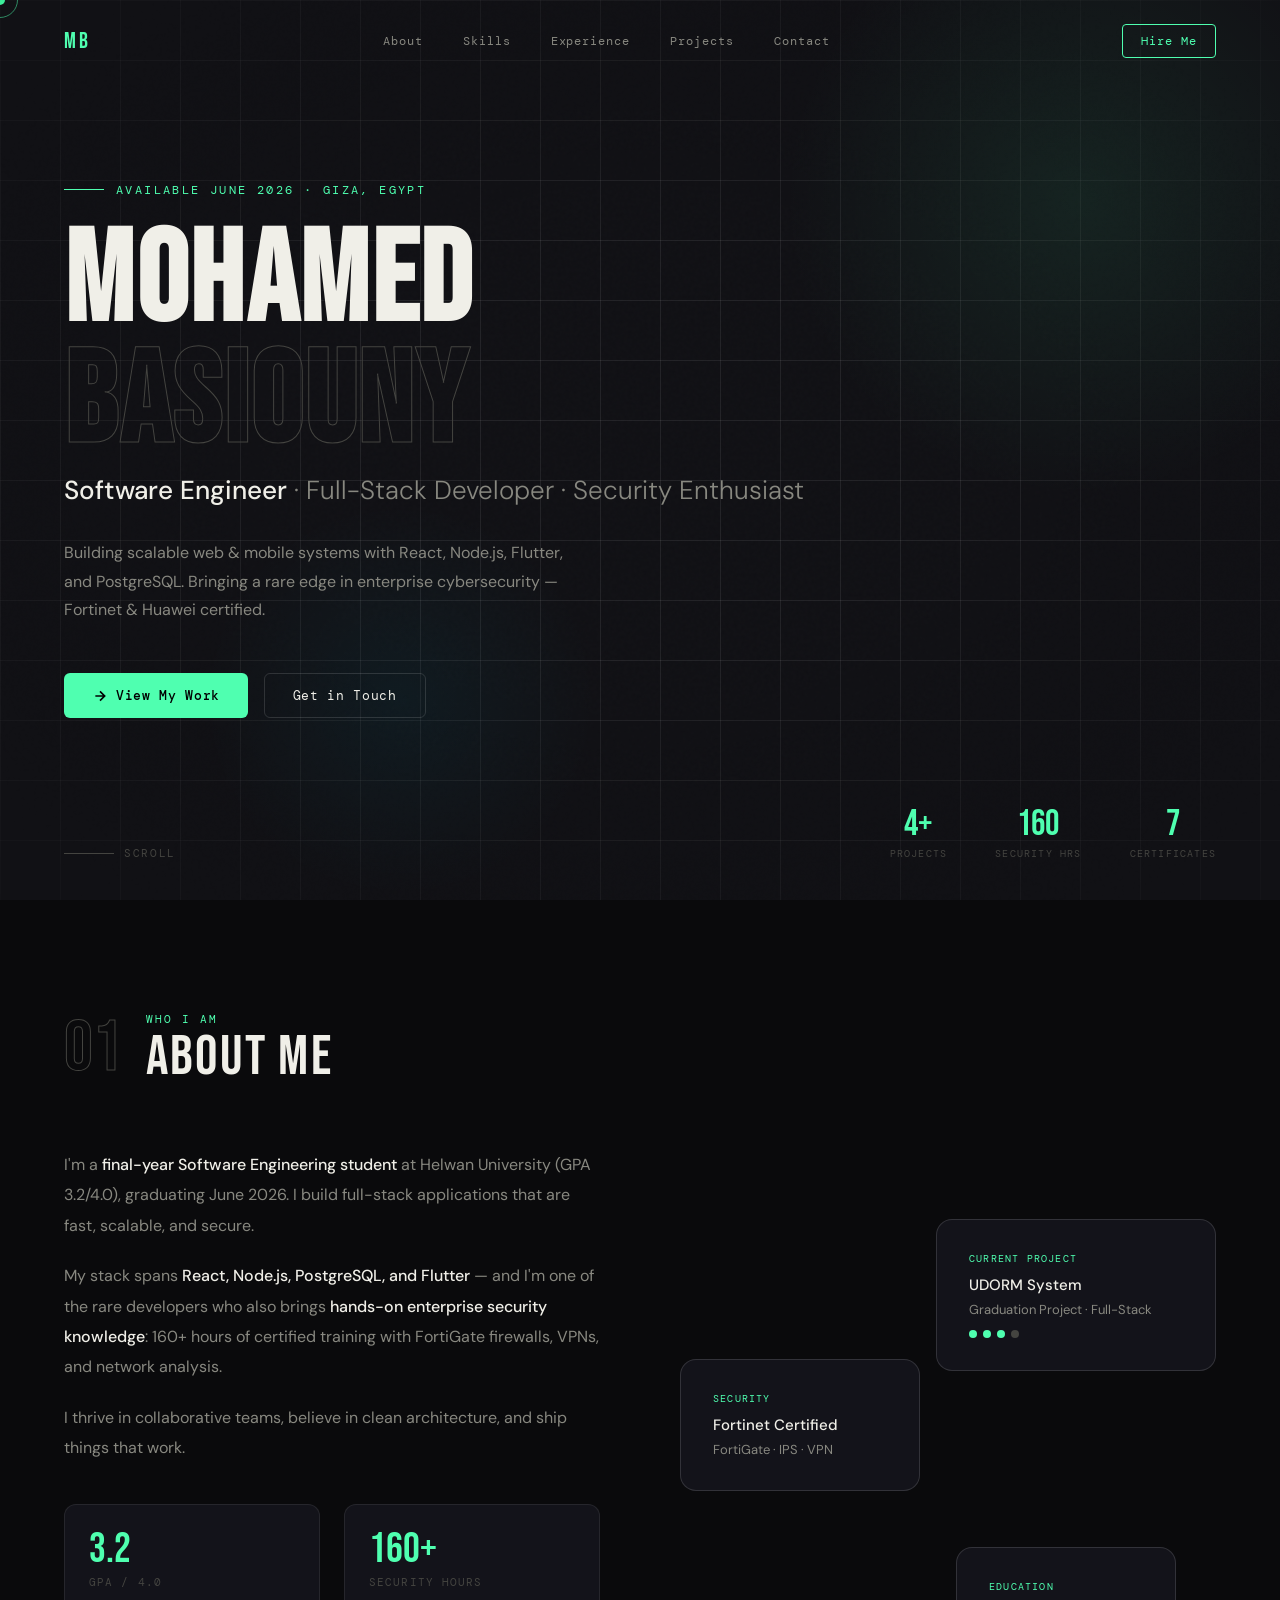
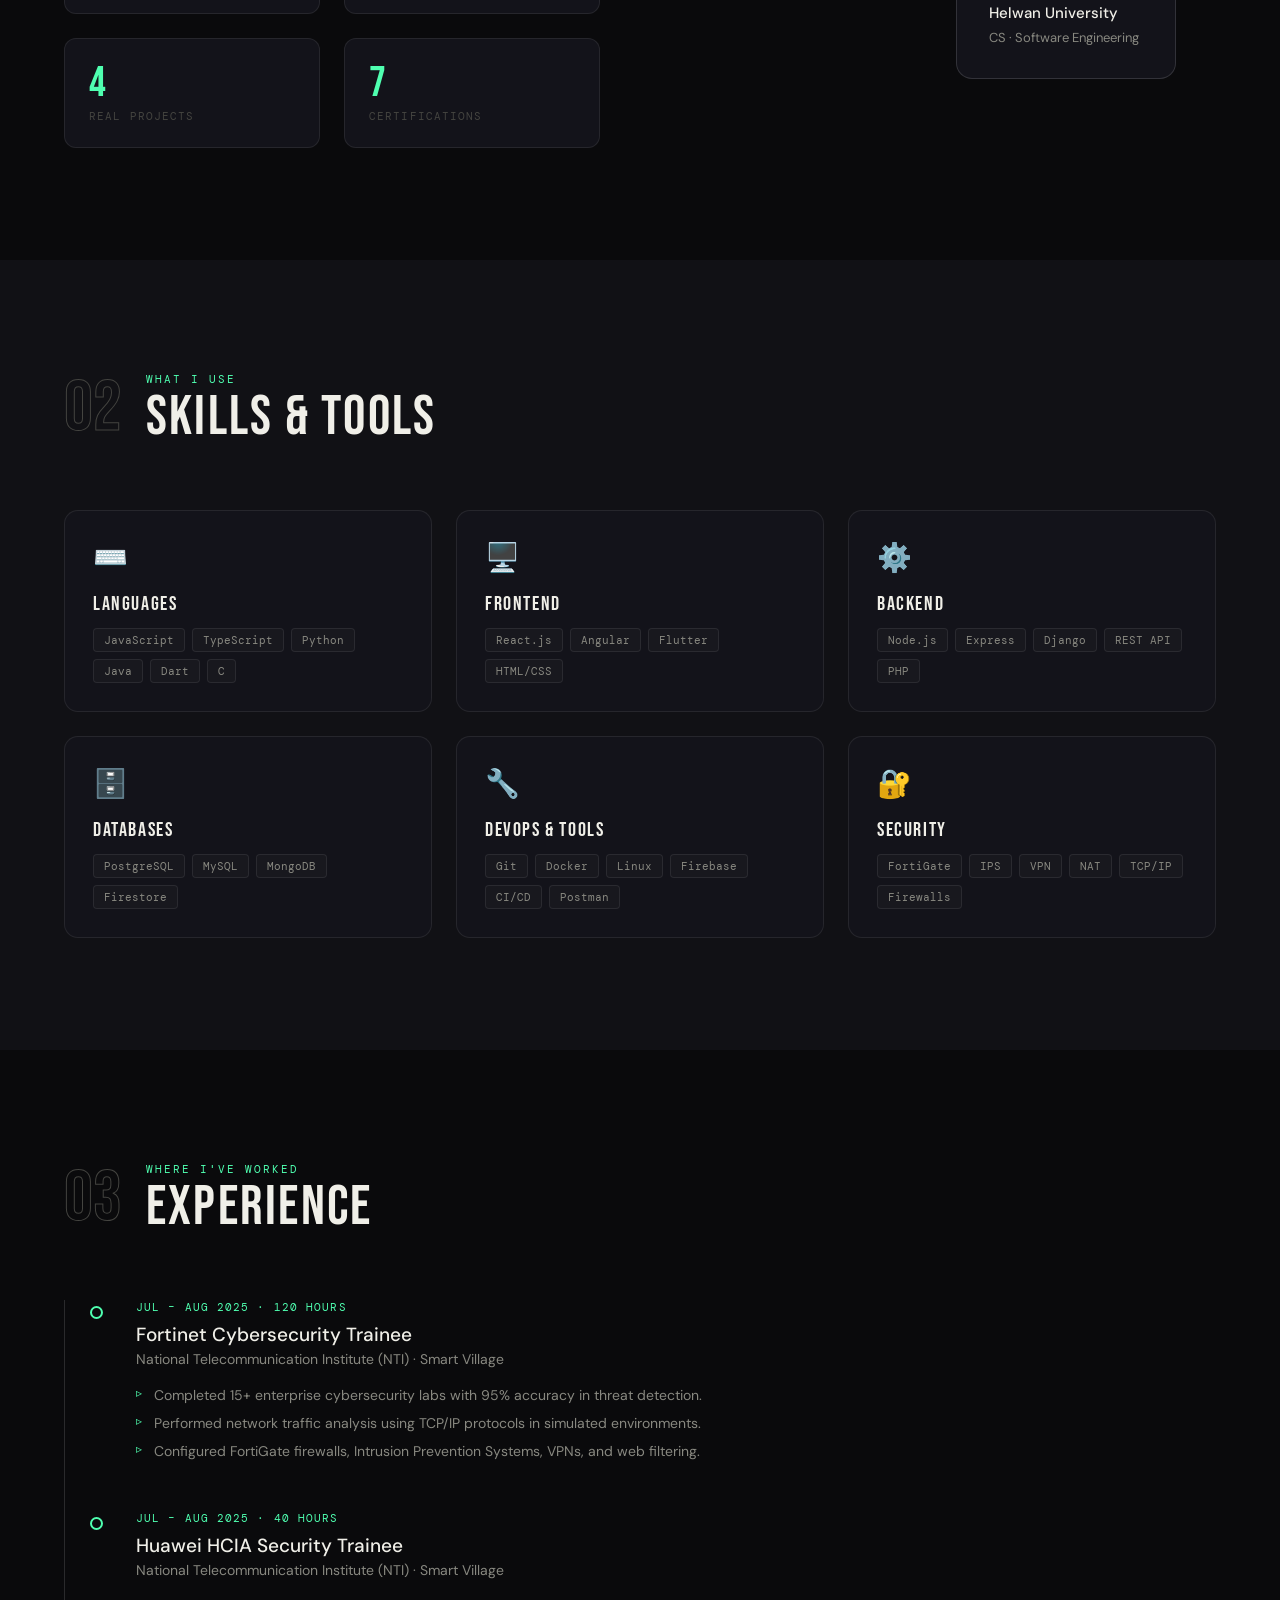
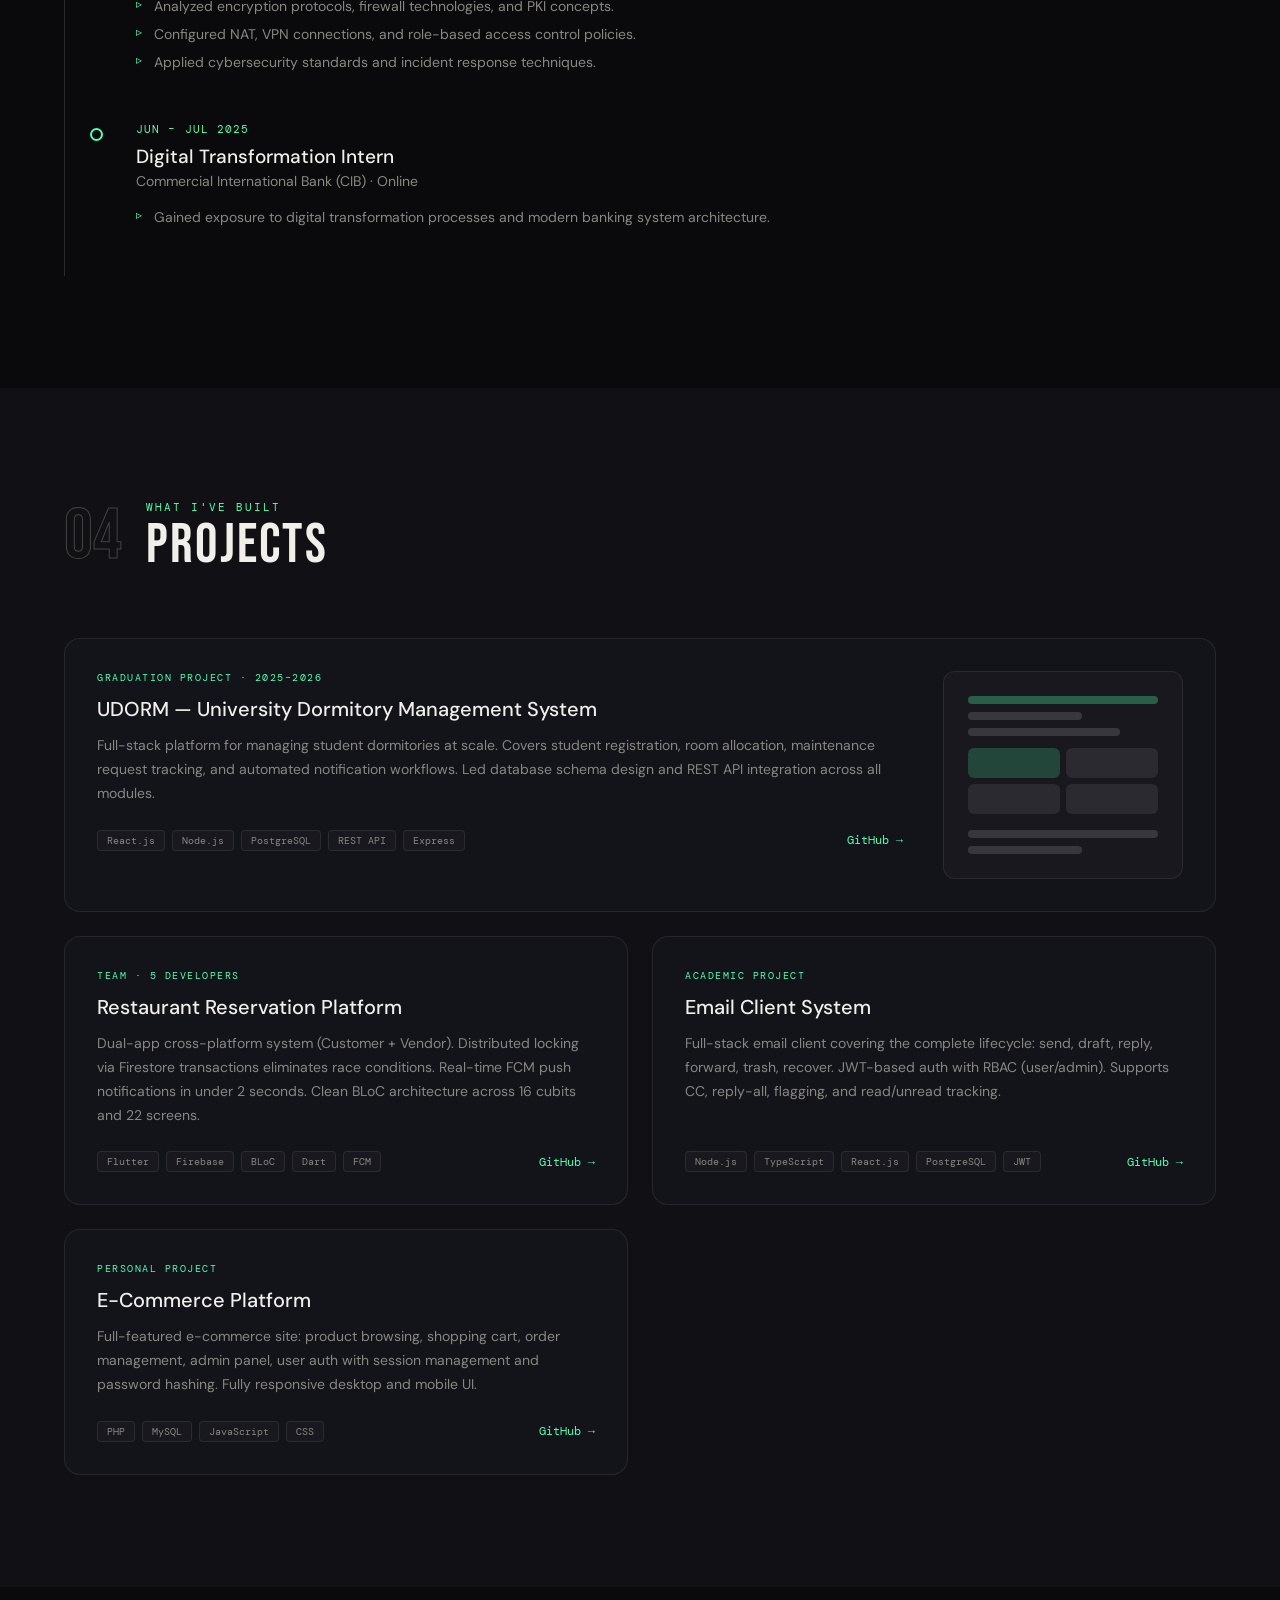
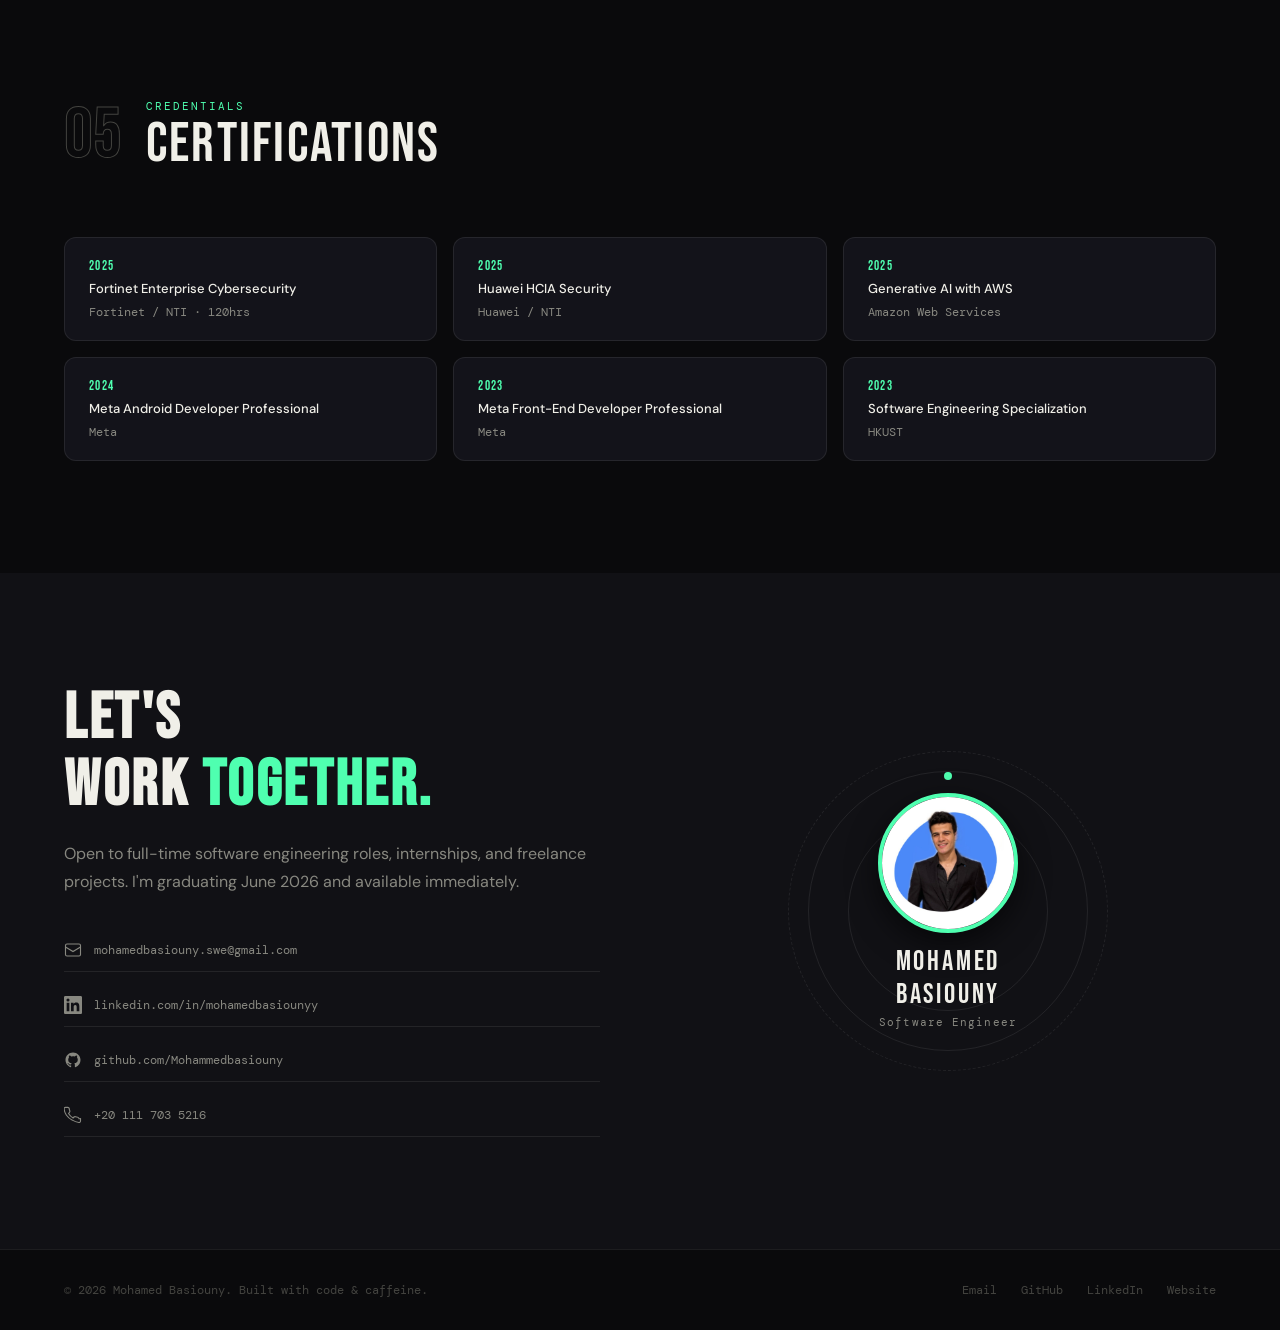
<file: index.html>
<!DOCTYPE html>
<html lang="en">
<head>
<meta charset="UTF-8">
<meta http-equiv="X-UA-Compatible" content="IE=edge" />
<meta name="description" content="This is my portfolio." />
<meta name="viewport" content="width=device-width, initial-scale=1.0">
<meta http-equiv="Content-Security-Policy" content="default-src 'self'; base-uri 'self'; object-src 'none'; script-src 'self'; style-src 'self' 'unsafe-inline'; img-src 'self' data:; font-src 'self'; connect-src 'self'">
<title>Mohamed Basiouny — Software Engineer</title>
<link rel="icon" type="image/png" href="assets/images/favicon.ico">
<link rel="stylesheet" href="assets/css/Style.css">
</head>
<body>

<div class="cursor" id="cursor"></div>
<div class="cursor-ring" id="cursorRing"></div>

<!-- NAV -->
<nav id="nav">
  <a href="#" class="nav-logo">MB</a>
  <div class="nav-links">
    <a href="#about">About</a>
    <a href="#skills">Skills</a>
    <a href="#experience">Experience</a>
    <a href="#projects">Projects</a>
    <a href="#contact">Contact</a>
  </div>
  <a href="mailto:mohamedbasiouny.swe@gmail.com" class="nav-cta">Hire Me</a>
</nav>

<!-- HERO -->
<section class="hero" id="home">
  <div class="hero-bg-grid"></div>
  <div class="hero-glow"></div>
  <div class="hero-glow2"></div>

  <div class="hero-content">
    <div class="hero-eyebrow">Available June 2026 · Giza, Egypt</div>
    <h1 class="hero-name">Mohamed<br><span>Basiouny</span></h1>
    <p class="hero-role"><strong>Software Engineer</strong> · Full-Stack Developer · Security Enthusiast</p>
    <p class="hero-desc">Building scalable web & mobile systems with React, Node.js, Flutter, and PostgreSQL. Bringing a rare edge in enterprise cybersecurity — Fortinet &amp; Huawei certified.</p>
    <div class="hero-actions">
      <a href="#projects" class="btn-primary">
        <svg width="16" height="16" viewBox="0 0 24 24" fill="none" stroke="currentColor" stroke-width="2.5"><path d="M5 12h14M12 5l7 7-7 7"/></svg>
        View My Work
      </a>
      <a href="#contact" class="btn-ghost">Get in Touch</a>
    </div>
  </div>

  <div class="hero-scroll">
    <div class="scroll-line"></div>
    Scroll
  </div>

  <div class="hero-counter">
    <div class="counter-item">
      <span class="counter-num">4+</span>
      <span class="counter-label">Projects</span>
    </div>
    <div class="counter-item">
      <span class="counter-num">160</span>
      <span class="counter-label">Security Hrs</span>
    </div>
    <div class="counter-item">
      <span class="counter-num">7</span>
      <span class="counter-label">Certificates</span>
    </div>
  </div>
</section>

<!-- ABOUT -->
<section id="about">
  <div class="section-header reveal">
    <div class="section-num">01</div>
    <div class="section-title-block">
      <div class="section-eyebrow">Who I am</div>
      <div class="section-title">About Me</div>
    </div>
  </div>
  <div class="about-grid">
    <div class="about-text">
      <p class="reveal">I'm a <strong>final-year Software Engineering student</strong> at Helwan University (GPA 3.2/4.0), graduating June 2026. I build full-stack applications that are fast, scalable, and secure.</p>
      <p class="reveal reveal-delay-1">My stack spans <strong>React, Node.js, PostgreSQL, and Flutter</strong> — and I'm one of the rare developers who also brings <strong>hands-on enterprise security knowledge</strong>: 160+ hours of certified training with FortiGate firewalls, VPNs, and network analysis.</p>
      <p class="reveal reveal-delay-2">I thrive in collaborative teams, believe in clean architecture, and ship things that work.</p>
      <div class="about-stats reveal reveal-delay-3">
        <div class="stat-box">
          <div class="stat-box-num">3.2</div>
          <div class="stat-box-label">GPA / 4.0</div>
        </div>
        <div class="stat-box">
          <div class="stat-box-num">160+</div>
          <div class="stat-box-label">Security hours</div>
        </div>
        <div class="stat-box">
          <div class="stat-box-num">4</div>
          <div class="stat-box-label">Real projects</div>
        </div>
        <div class="stat-box">
          <div class="stat-box-num">7</div>
          <div class="stat-box-label">Certifications</div>
        </div>
      </div>
    </div>
    <div class="about-visual reveal reveal-delay-2">
      <div class="about-card-3d card-a">
        <div class="mini-label">Current Project</div>
        <div class="mini-title">UDORM System</div>
        <div class="mini-sub">Graduation Project · Full-Stack</div>
        <div class="mini-dot-row">
          <div class="mini-dot on"></div><div class="mini-dot on"></div>
          <div class="mini-dot on"></div><div class="mini-dot"></div>
        </div>
      </div>
      <div class="about-card-3d card-b">
        <div class="mini-label">Security</div>
        <div class="mini-title">Fortinet Certified</div>
        <div class="mini-sub">FortiGate · IPS · VPN</div>
      </div>
      <div class="about-card-3d card-c">
        <div class="mini-label">Education</div>
        <div class="mini-title">Helwan University</div>
        <div class="mini-sub">CS · Software Engineering</div>
      </div>
    </div>
  </div>
</section>

<!-- SKILLS -->
<section id="skills">
  <div class="section-header reveal">
    <div class="section-num">02</div>
    <div class="section-title-block">
      <div class="section-eyebrow">What I use</div>
      <div class="section-title">Skills & Tools</div>
    </div>
  </div>
  <div class="skills-outer">
    <div class="skill-card reveal">
      <div class="skill-icon">⌨️</div>
      <div class="skill-category">Languages</div>
      <div class="skill-items">
        <span class="skill-tag">JavaScript</span><span class="skill-tag">TypeScript</span>
        <span class="skill-tag">Python</span><span class="skill-tag">Java</span>
        <span class="skill-tag">Dart</span><span class="skill-tag">C</span>
      </div>
    </div>
    <div class="skill-card reveal reveal-delay-1">
      <div class="skill-icon">🖥️</div>
      <div class="skill-category">Frontend</div>
      <div class="skill-items">
        <span class="skill-tag">React.js</span><span class="skill-tag">Angular</span>
        <span class="skill-tag">Flutter</span><span class="skill-tag">HTML/CSS</span>
      </div>
    </div>
    <div class="skill-card reveal reveal-delay-2">
      <div class="skill-icon">⚙️</div>
      <div class="skill-category">Backend</div>
      <div class="skill-items">
        <span class="skill-tag">Node.js</span><span class="skill-tag">Express</span>
        <span class="skill-tag">Django</span><span class="skill-tag">REST API</span><span class="skill-tag">PHP</span>
      </div>
    </div>
    <div class="skill-card reveal reveal-delay-1">
      <div class="skill-icon">🗄️</div>
      <div class="skill-category">Databases</div>
      <div class="skill-items">
        <span class="skill-tag">PostgreSQL</span><span class="skill-tag">MySQL</span>
        <span class="skill-tag">MongoDB</span><span class="skill-tag">Firestore</span>
      </div>
    </div>
    <div class="skill-card reveal reveal-delay-2">
      <div class="skill-icon">🔧</div>
      <div class="skill-category">DevOps & Tools</div>
      <div class="skill-items">
        <span class="skill-tag">Git</span><span class="skill-tag">Docker</span>
        <span class="skill-tag">Linux</span><span class="skill-tag">Firebase</span>
        <span class="skill-tag">CI/CD</span><span class="skill-tag">Postman</span>
      </div>
    </div>
    <div class="skill-card reveal reveal-delay-3">
      <div class="skill-icon">🔐</div>
      <div class="skill-category">Security</div>
      <div class="skill-items">
        <span class="skill-tag">FortiGate</span><span class="skill-tag">IPS</span>
        <span class="skill-tag">VPN</span><span class="skill-tag">NAT</span>
        <span class="skill-tag">TCP/IP</span><span class="skill-tag">Firewalls</span>
      </div>
    </div>
  </div>
</section>

<!-- EXPERIENCE -->
<section id="experience">
  <div class="section-header reveal">
    <div class="section-num">03</div>
    <div class="section-title-block">
      <div class="section-eyebrow">Where I've worked</div>
      <div class="section-title">Experience</div>
    </div>
  </div>
  <div class="exp-timeline">
    <div class="exp-item reveal">
      <div class="exp-meta">Jul – Aug 2025 · 120 hours</div>
      <div class="exp-title">Fortinet Cybersecurity Trainee</div>
      <div class="exp-org">National Telecommunication Institute (NTI) · Smart Village</div>
      <ul class="exp-list">
        <li>Completed 15+ enterprise cybersecurity labs with 95% accuracy in threat detection.</li>
        <li>Performed network traffic analysis using TCP/IP protocols in simulated environments.</li>
        <li>Configured FortiGate firewalls, Intrusion Prevention Systems, VPNs, and web filtering.</li>
      </ul>
    </div>
    <div class="exp-item reveal reveal-delay-1">
      <div class="exp-meta">Jul – Aug 2025 · 40 hours</div>
      <div class="exp-title">Huawei HCIA Security Trainee</div>
      <div class="exp-org">National Telecommunication Institute (NTI) · Smart Village</div>
      <ul class="exp-list">
        <li>Analyzed encryption protocols, firewall technologies, and PKI concepts.</li>
        <li>Configured NAT, VPN connections, and role-based access control policies.</li>
        <li>Applied cybersecurity standards and incident response techniques.</li>
      </ul>
    </div>
    <div class="exp-item reveal reveal-delay-2">
      <div class="exp-meta">Jun – Jul 2025</div>
      <div class="exp-title">Digital Transformation Intern</div>
      <div class="exp-org">Commercial International Bank (CIB) · Online</div>
      <ul class="exp-list">
        <li>Gained exposure to digital transformation processes and modern banking system architecture.</li>
      </ul>
    </div>
  </div>
</section>

<!-- PROJECTS -->
<section id="projects">
  <div class="section-header reveal">
    <div class="section-num">04</div>
    <div class="section-title-block">
      <div class="section-eyebrow">What I've built</div>
      <div class="section-title">Projects</div>
    </div>
  </div>
  <div class="projects-grid">

    <div class="project-card featured reveal">
      <div class="project-featured-content">
        <div class="project-label">Graduation Project · 2025–2026</div>
        <div class="project-name">UDORM — University Dormitory Management System</div>
        <p class="project-desc">Full-stack platform for managing student dormitories at scale. Covers student registration, room allocation, maintenance request tracking, and automated notification workflows. Led database schema design and REST API integration across all modules.</p>
        <div class="project-footer">
          <div class="project-tags">
            <span class="project-tag">React.js</span><span class="project-tag">Node.js</span>
            <span class="project-tag">PostgreSQL</span><span class="project-tag">REST API</span>
            <span class="project-tag">Express</span>
          </div>
          <a href="https://github.com/Mohammedbasiouny" target="_blank" class="project-link">GitHub →</a>
        </div>
      </div>
      <div class="project-featured-visual">
        <div class="pv-line accent"></div>
        <div class="pv-line short"></div>
        <div class="pv-line med"></div>
        <div class="pv-block">
          <div class="pv-block-item"></div><div class="pv-block-item"></div>
          <div class="pv-block-item"></div><div class="pv-block-item"></div>
        </div>
        <div class="pv-line" style="margin-top:8px"></div>
        <div class="pv-line short"></div>
      </div>
    </div>

    <div class="project-card reveal reveal-delay-1">
      <div class="project-label">Team · 5 Developers</div>
      <div class="project-name">Restaurant Reservation Platform</div>
      <p class="project-desc">Dual-app cross-platform system (Customer + Vendor). Distributed locking via Firestore transactions eliminates race conditions. Real-time FCM push notifications in under 2 seconds. Clean BLoC architecture across 16 cubits and 22 screens.</p>
      <div class="project-footer">
        <div class="project-tags">
          <span class="project-tag">Flutter</span><span class="project-tag">Firebase</span>
          <span class="project-tag">BLoC</span><span class="project-tag">Dart</span><span class="project-tag">FCM</span>
        </div>
        <a href="https://github.com/Mohammedbasiouny" target="_blank" class="project-link">GitHub →</a>
      </div>
    </div>

    <div class="project-card reveal reveal-delay-2">
      <div class="project-label">Academic Project</div>
      <div class="project-name">Email Client System</div>
      <p class="project-desc">Full-stack email client covering the complete lifecycle: send, draft, reply, forward, trash, recover. JWT-based auth with RBAC (user/admin). Supports CC, reply-all, flagging, and read/unread tracking.</p>
      <div class="project-footer">
        <div class="project-tags">
          <span class="project-tag">Node.js</span><span class="project-tag">TypeScript</span>
          <span class="project-tag">React.js</span><span class="project-tag">PostgreSQL</span><span class="project-tag">JWT</span>
        </div>
        <a href="https://github.com/Mohammedbasiouny" target="_blank" class="project-link">GitHub →</a>
      </div>
    </div>

    <div class="project-card reveal reveal-delay-3">
      <div class="project-label">Personal Project</div>
      <div class="project-name">E-Commerce Platform</div>
      <p class="project-desc">Full-featured e-commerce site: product browsing, shopping cart, order management, admin panel, user auth with session management and password hashing. Fully responsive desktop and mobile UI.</p>
      <div class="project-footer">
        <div class="project-tags">
          <span class="project-tag">PHP</span><span class="project-tag">MySQL</span>
          <span class="project-tag">JavaScript</span><span class="project-tag">CSS</span>
        </div>
        <a href="https://github.com/Mohammedbasiouny" target="_blank" class="project-link">GitHub →</a>
      </div>
    </div>

  </div>
</section>

<!-- CERTIFICATIONS -->
<section id="certs">
  <div class="section-header reveal">
    <div class="section-num">05</div>
    <div class="section-title-block">
      <div class="section-eyebrow">Credentials</div>
      <div class="section-title">Certifications</div>
    </div>
  </div>
  <div class="certs-grid">
    <div class="cert-card reveal"><div class="cert-year">2025</div><div class="cert-name">Fortinet Enterprise Cybersecurity</div><div class="cert-issuer">Fortinet / NTI · 120hrs</div></div>
    <div class="cert-card reveal reveal-delay-1"><div class="cert-year">2025</div><div class="cert-name">Huawei HCIA Security</div><div class="cert-issuer">Huawei / NTI</div></div>
    <div class="cert-card reveal reveal-delay-2"><div class="cert-year">2025</div><div class="cert-name">Generative AI with AWS</div><div class="cert-issuer">Amazon Web Services</div></div>
    <div class="cert-card reveal reveal-delay-3"><div class="cert-year">2024</div><div class="cert-name">Meta Android Developer Professional</div><div class="cert-issuer">Meta</div></div>
    <div class="cert-card reveal reveal-delay-4"><div class="cert-year">2023</div><div class="cert-name">Meta Front-End Developer Professional</div><div class="cert-issuer">Meta</div></div>
    <div class="cert-card reveal reveal-delay-5"><div class="cert-year">2023</div><div class="cert-name">Software Engineering Specialization</div><div class="cert-issuer">HKUST</div></div>
  </div>
</section>

<!-- CONTACT -->
<section id="contact">
  <div class="contact-inner">
    <div class="contact-text reveal">
      <h2>Let's<br>Work <span>Together.</span></h2>
      <p>Open to full-time software engineering roles, internships, and freelance projects. I'm graduating June 2026 and available immediately.</p>
      <div class="contact-links">
        <a href="mailto:mohamedbasiouny.swe@gmail.com" class="contact-link">
          <svg width="18" height="18" viewBox="0 0 24 24" fill="none" stroke="currentColor" stroke-width="1.5"><rect x="2" y="4" width="20" height="16" rx="2"/><path d="M2 8l10 6 10-6"/></svg>
          <span>mohamedbasiouny.swe@gmail.com</span>
        </a>
        <a href="https://linkedin.com/in/mohamedbasiounyy" target="_blank" class="contact-link">
          <svg width="18" height="18" viewBox="0 0 24 24" fill="currentColor"><path d="M20.447 20.452h-3.554v-5.569c0-1.328-.027-3.037-1.852-3.037-1.853 0-2.136 1.445-2.136 2.939v5.667H9.351V9h3.414v1.561h.046c.477-.9 1.637-1.85 3.37-1.85 3.601 0 4.267 2.37 4.267 5.455v6.286zM5.337 7.433a2.062 2.062 0 01-2.063-2.065 2.064 2.064 0 112.063 2.065zm1.782 13.019H3.555V9h3.564v11.452zM22.225 0H1.771C.792 0 0 .774 0 1.729v20.542C0 23.227.792 24 1.771 24h20.451C23.2 24 24 23.227 24 22.271V1.729C24 .774 23.2 0 22.222 0h.003z"/></svg>
          <span>linkedin.com/in/mohamedbasiounyy</span>
        </a>
        <a href="https://github.com/Mohammedbasiouny" target="_blank" class="contact-link">
          <svg width="18" height="18" viewBox="0 0 24 24" fill="currentColor"><path d="M12 2C6.477 2 2 6.484 2 12.017c0 4.425 2.865 8.18 6.839 9.504.5.092.682-.217.682-.483 0-.237-.008-.868-.013-1.703-2.782.605-3.369-1.343-3.369-1.343-.454-1.158-1.11-1.466-1.11-1.466-.908-.62.069-.608.069-.608 1.003.07 1.531 1.032 1.531 1.032.892 1.53 2.341 1.088 2.91.832.092-.647.35-1.088.636-1.338-2.22-.253-4.555-1.113-4.555-4.951 0-1.093.39-1.988 1.029-2.688-.103-.253-.446-1.272.098-2.65 0 0 .84-.27 2.75 1.026A9.564 9.564 0 0112 6.844c.85.004 1.705.115 2.504.337 1.909-1.296 2.747-1.027 2.747-1.027.546 1.379.202 2.398.1 2.651.64.7 1.028 1.595 1.028 2.688 0 3.848-2.339 4.695-4.566 4.943.359.309.678.92.678 1.855 0 1.338-.012 2.419-.012 2.747 0 .268.18.58.688.482A10.019 10.019 0 0022 12.017C22 6.484 17.522 2 12 2z"/></svg>
          <span>github.com/Mohammedbasiouny</span>
        </a>
        <a href="tel:+201117035216" class="contact-link">
          <svg width="18" height="18" viewBox="0 0 24 24" fill="none" stroke="currentColor" stroke-width="1.5"><path d="M22 16.92v3a2 2 0 01-2.18 2 19.79 19.79 0 01-8.63-3.07A19.5 19.5 0 013.07 12a19.79 19.79 0 01-3.07-8.67A2 2 0 012 1.84h3a2 2 0 012 1.72c.127.96.361 1.903.7 2.81a2 2 0 01-.45 2.11L6.09 9.91a16 16 0 006 6l1.23-1.23a2 2 0 012.11-.45c.907.339 1.85.573 2.81.7a2 2 0 011.72 2.03z"/></svg>
          <span>+20 111 703 5216</span>
        </a>
      </div>
    </div>
    <div class="contact-deco reveal reveal-delay-2">
      <div class="deco-ring deco-r3"></div>
      <div class="deco-ring deco-r2">
        <div class="deco-dot"></div>
      </div>
      <div class="deco-ring deco-r1">
        <div class="deco-dot" style="background:var(--accent2)"></div>
      </div>
      <div class="deco-center">
        <img src="assets/images/profile.jpg" alt="Mohamed Basiouny" class="profile-photo">
        <div class="deco-center-name">MOHAMED<br>BASIOUNY</div>
        <div class="deco-center-sub">Software Engineer</div>
      </div>
    </div>
  </div>
</section>

<!-- FOOTER -->
<footer>
  <span class="footer-copy">© 2026 Mohamed Basiouny. Built with code & caffeine.</span>
  <div class="footer-links">
    <a href="mailto:mohamedbasiouny.swe@gmail.com">Email</a>
    <a href="https://github.com/Mohammedbasiouny" target="_blank">GitHub</a>
    <a href="https://linkedin.com/in/mohamedbasiounyy" target="_blank">LinkedIn</a>
    <a href="https://mohammedbasiouny.github.io" target="_blank">Website</a>
  </div>
</footer>

<script src="assets/js/main.js" defer></script>
</body>
</html>
</file>
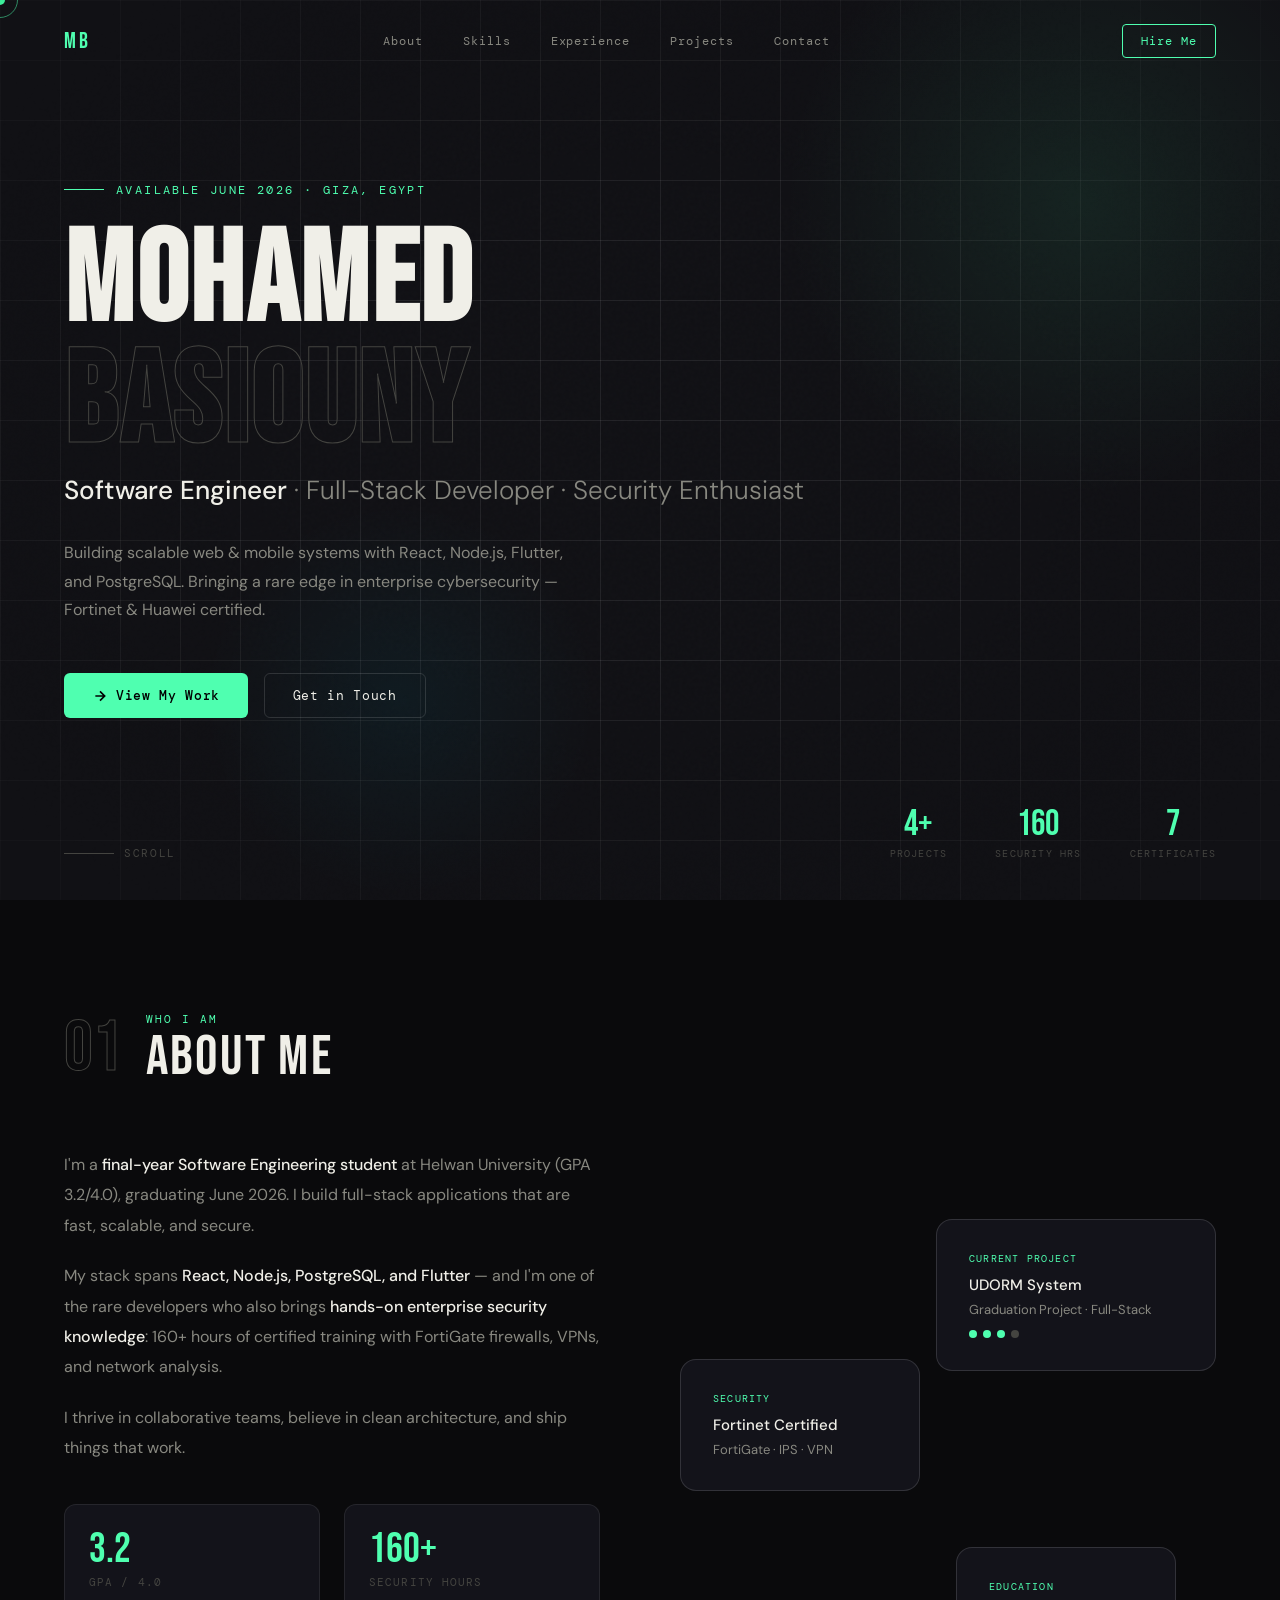
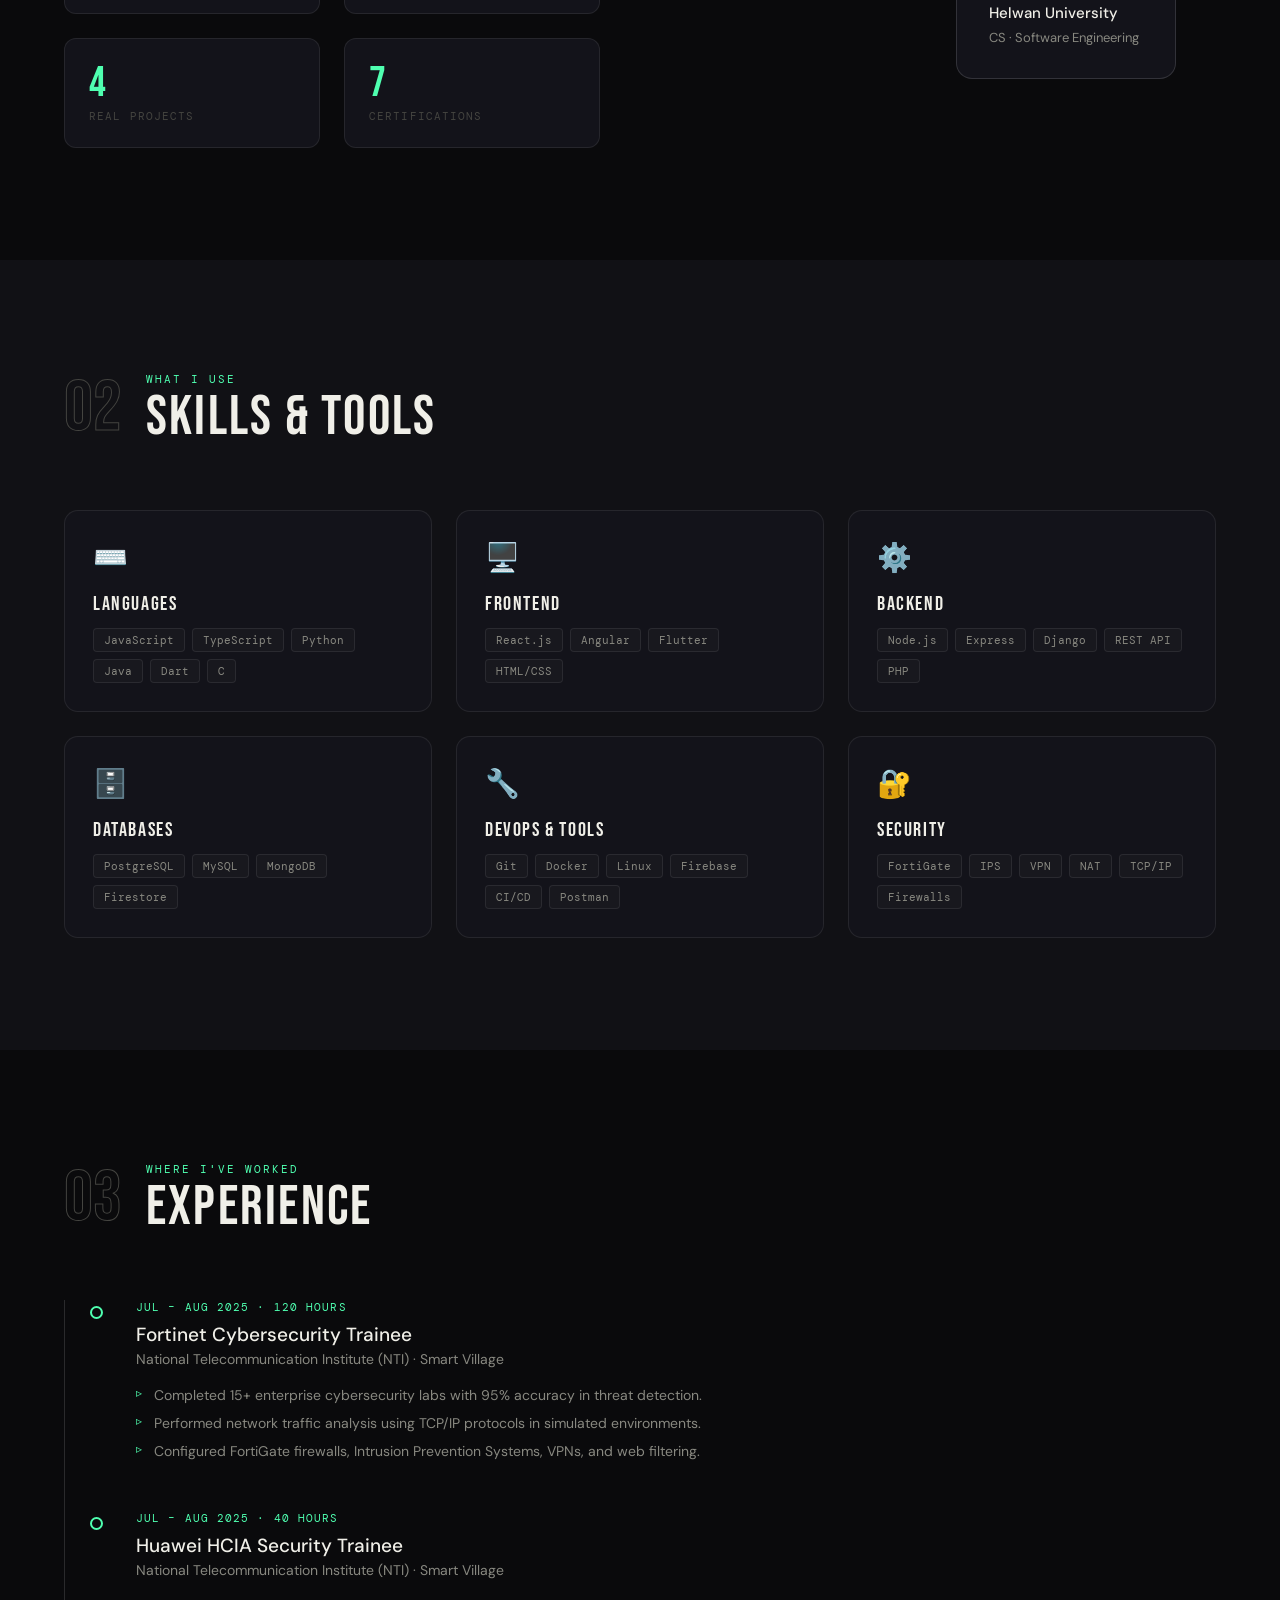
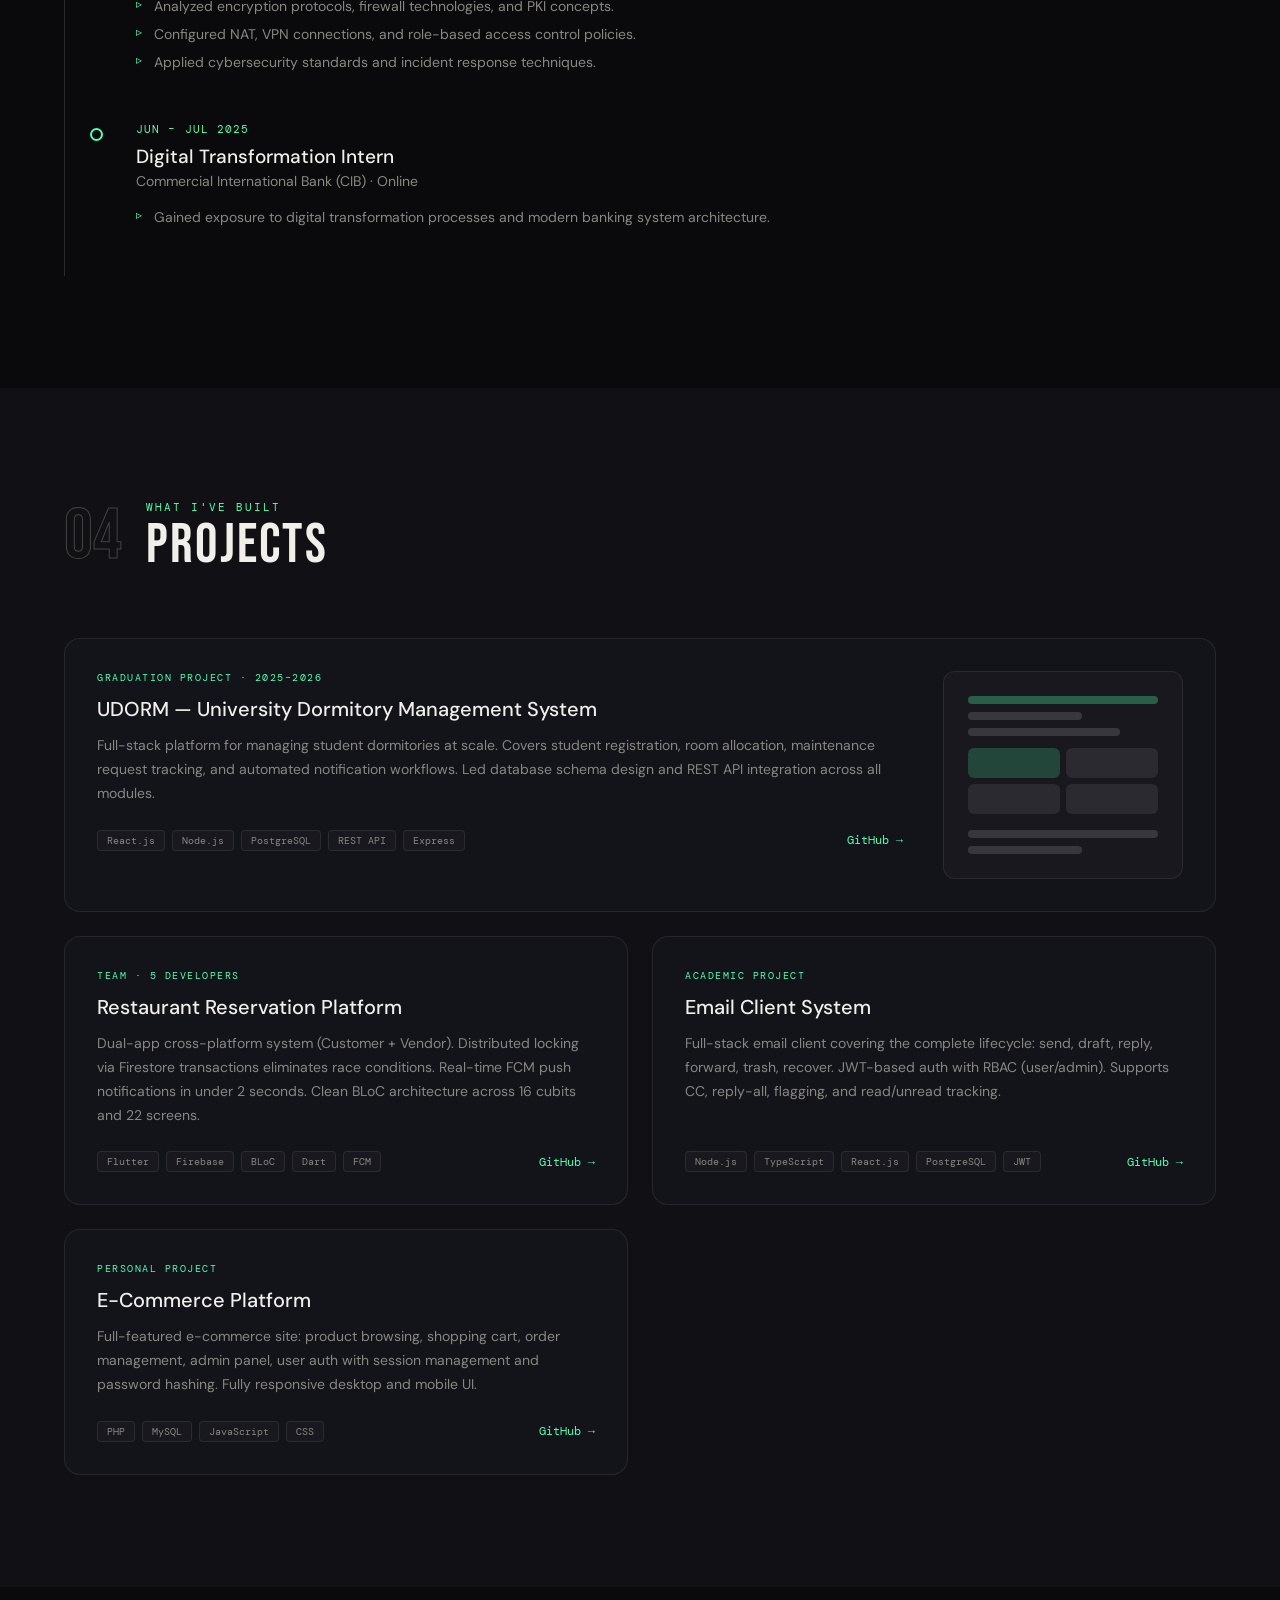
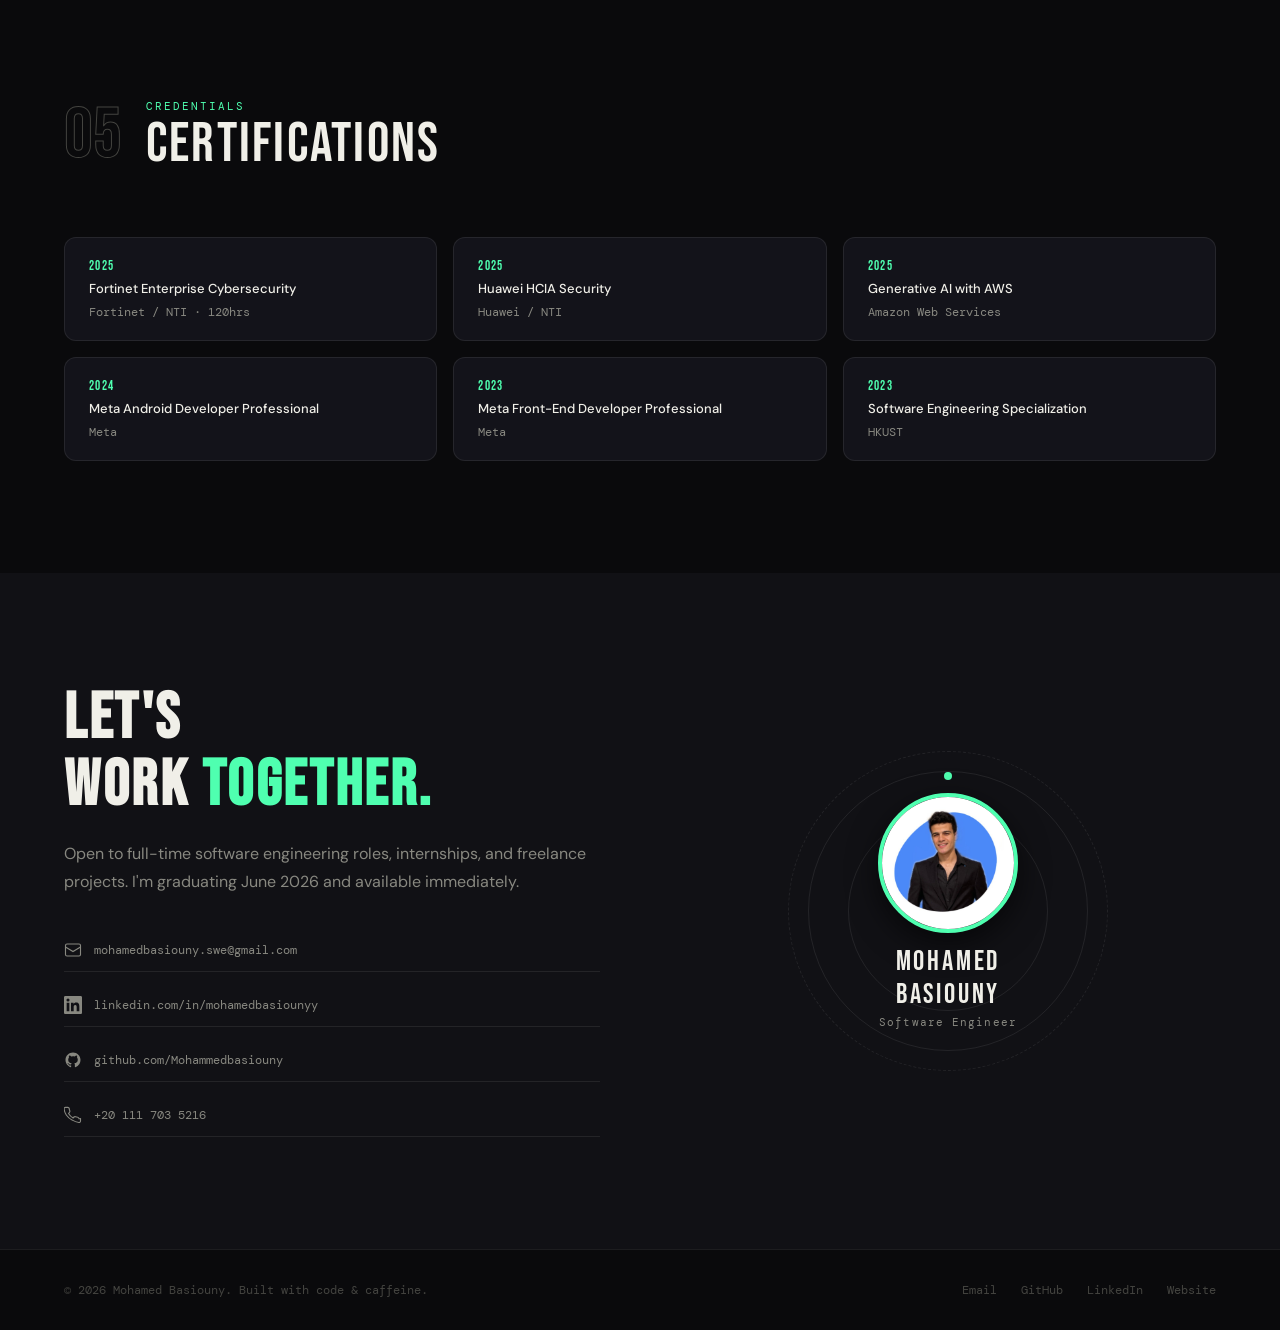
<file: portfolio_pro.html>
<!DOCTYPE html>
<html lang="en">
<head>
<meta charset="UTF-8">
<meta name="viewport" content="width=device-width, initial-scale=1.0">
<title>Mohamed Basiouny — Software Engineer</title>
<link rel="stylesheet" href="assets/css/Style.css">
</head>
<body>

<div class="cursor" id="cursor"></div>
<div class="cursor-ring" id="cursorRing"></div>

<!-- NAV -->
<nav id="nav">
  <a href="#" class="nav-logo">MB</a>
  <div class="nav-links">
    <a href="#about">About</a>
    <a href="#skills">Skills</a>
    <a href="#experience">Experience</a>
    <a href="#projects">Projects</a>
    <a href="#contact">Contact</a>
  </div>
  <a href="mailto:mohamedbasiouny.swe@gmail.com" class="nav-cta">Hire Me</a>
</nav>

<!-- HERO -->
<section class="hero" id="home">
  <div class="hero-bg-grid"></div>
  <div class="hero-glow"></div>
  <div class="hero-glow2"></div>

  <div class="hero-content">
    <div class="hero-eyebrow">Available June 2026 · Giza, Egypt</div>
    <h1 class="hero-name">Mohamed<br><span>Basiouny</span></h1>
    <p class="hero-role"><strong>Software Engineer</strong> · Full-Stack Developer · Security Enthusiast</p>
    <p class="hero-desc">Building scalable web & mobile systems with React, Node.js, Flutter, and PostgreSQL. Bringing a rare edge in enterprise cybersecurity — Fortinet &amp; Huawei certified.</p>
    <div class="hero-actions">
      <a href="#projects" class="btn-primary">
        <svg width="16" height="16" viewBox="0 0 24 24" fill="none" stroke="currentColor" stroke-width="2.5"><path d="M5 12h14M12 5l7 7-7 7"/></svg>
        View My Work
      </a>
      <a href="#contact" class="btn-ghost">Get in Touch</a>
    </div>
  </div>

  <div class="hero-scroll">
    <div class="scroll-line"></div>
    Scroll
  </div>

  <div class="hero-counter">
    <div class="counter-item">
      <span class="counter-num">4+</span>
      <span class="counter-label">Projects</span>
    </div>
    <div class="counter-item">
      <span class="counter-num">160</span>
      <span class="counter-label">Security Hrs</span>
    </div>
    <div class="counter-item">
      <span class="counter-num">7</span>
      <span class="counter-label">Certificates</span>
    </div>
  </div>
</section>

<!-- ABOUT -->
<section id="about">
  <div class="section-header reveal">
    <div class="section-num">01</div>
    <div class="section-title-block">
      <div class="section-eyebrow">Who I am</div>
      <div class="section-title">About Me</div>
    </div>
  </div>
  <div class="about-grid">
    <div class="about-text">
      <p class="reveal">I'm a <strong>final-year Software Engineering student</strong> at Helwan University (GPA 3.2/4.0), graduating June 2026. I build full-stack applications that are fast, scalable, and secure.</p>
      <p class="reveal reveal-delay-1">My stack spans <strong>React, Node.js, PostgreSQL, and Flutter</strong> — and I'm one of the rare developers who also brings <strong>hands-on enterprise security knowledge</strong>: 160+ hours of certified training with FortiGate firewalls, VPNs, and network analysis.</p>
      <p class="reveal reveal-delay-2">I thrive in collaborative teams, believe in clean architecture, and ship things that work.</p>
      <div class="about-stats reveal reveal-delay-3">
        <div class="stat-box">
          <div class="stat-box-num">3.2</div>
          <div class="stat-box-label">GPA / 4.0</div>
        </div>
        <div class="stat-box">
          <div class="stat-box-num">160+</div>
          <div class="stat-box-label">Security hours</div>
        </div>
        <div class="stat-box">
          <div class="stat-box-num">4</div>
          <div class="stat-box-label">Real projects</div>
        </div>
        <div class="stat-box">
          <div class="stat-box-num">7</div>
          <div class="stat-box-label">Certifications</div>
        </div>
      </div>
    </div>
    <div class="about-visual reveal reveal-delay-2">
      <div class="about-card-3d card-a">
        <div class="mini-label">Current Project</div>
        <div class="mini-title">UDORM System</div>
        <div class="mini-sub">Graduation Project · Full-Stack</div>
        <div class="mini-dot-row">
          <div class="mini-dot on"></div><div class="mini-dot on"></div>
          <div class="mini-dot on"></div><div class="mini-dot"></div>
        </div>
      </div>
      <div class="about-card-3d card-b">
        <div class="mini-label">Security</div>
        <div class="mini-title">Fortinet Certified</div>
        <div class="mini-sub">FortiGate · IPS · VPN</div>
      </div>
      <div class="about-card-3d card-c">
        <div class="mini-label">Education</div>
        <div class="mini-title">Helwan University</div>
        <div class="mini-sub">CS · Software Engineering</div>
      </div>
    </div>
  </div>
</section>

<!-- SKILLS -->
<section id="skills">
  <div class="section-header reveal">
    <div class="section-num">02</div>
    <div class="section-title-block">
      <div class="section-eyebrow">What I use</div>
      <div class="section-title">Skills & Tools</div>
    </div>
  </div>
  <div class="skills-outer">
    <div class="skill-card reveal">
      <div class="skill-icon">⌨️</div>
      <div class="skill-category">Languages</div>
      <div class="skill-items">
        <span class="skill-tag">JavaScript</span><span class="skill-tag">TypeScript</span>
        <span class="skill-tag">Python</span><span class="skill-tag">Java</span>
        <span class="skill-tag">Dart</span><span class="skill-tag">C</span>
      </div>
    </div>
    <div class="skill-card reveal reveal-delay-1">
      <div class="skill-icon">🖥️</div>
      <div class="skill-category">Frontend</div>
      <div class="skill-items">
        <span class="skill-tag">React.js</span><span class="skill-tag">Angular</span>
        <span class="skill-tag">Flutter</span><span class="skill-tag">HTML/CSS</span>
      </div>
    </div>
    <div class="skill-card reveal reveal-delay-2">
      <div class="skill-icon">⚙️</div>
      <div class="skill-category">Backend</div>
      <div class="skill-items">
        <span class="skill-tag">Node.js</span><span class="skill-tag">Express</span>
        <span class="skill-tag">Django</span><span class="skill-tag">REST API</span><span class="skill-tag">PHP</span>
      </div>
    </div>
    <div class="skill-card reveal reveal-delay-1">
      <div class="skill-icon">🗄️</div>
      <div class="skill-category">Databases</div>
      <div class="skill-items">
        <span class="skill-tag">PostgreSQL</span><span class="skill-tag">MySQL</span>
        <span class="skill-tag">MongoDB</span><span class="skill-tag">Firestore</span>
      </div>
    </div>
    <div class="skill-card reveal reveal-delay-2">
      <div class="skill-icon">🔧</div>
      <div class="skill-category">DevOps & Tools</div>
      <div class="skill-items">
        <span class="skill-tag">Git</span><span class="skill-tag">Docker</span>
        <span class="skill-tag">Linux</span><span class="skill-tag">Firebase</span>
        <span class="skill-tag">CI/CD</span><span class="skill-tag">Postman</span>
      </div>
    </div>
    <div class="skill-card reveal reveal-delay-3">
      <div class="skill-icon">🔐</div>
      <div class="skill-category">Security</div>
      <div class="skill-items">
        <span class="skill-tag">FortiGate</span><span class="skill-tag">IPS</span>
        <span class="skill-tag">VPN</span><span class="skill-tag">NAT</span>
        <span class="skill-tag">TCP/IP</span><span class="skill-tag">Firewalls</span>
      </div>
    </div>
  </div>
</section>

<!-- EXPERIENCE -->
<section id="experience">
  <div class="section-header reveal">
    <div class="section-num">03</div>
    <div class="section-title-block">
      <div class="section-eyebrow">Where I've worked</div>
      <div class="section-title">Experience</div>
    </div>
  </div>
  <div class="exp-timeline">
    <div class="exp-item reveal">
      <div class="exp-meta">Jul – Aug 2025 · 120 hours</div>
      <div class="exp-title">Fortinet Cybersecurity Trainee</div>
      <div class="exp-org">National Telecommunication Institute (NTI) · Smart Village</div>
      <ul class="exp-list">
        <li>Completed 15+ enterprise cybersecurity labs with 95% accuracy in threat detection.</li>
        <li>Performed network traffic analysis using TCP/IP protocols in simulated environments.</li>
        <li>Configured FortiGate firewalls, Intrusion Prevention Systems, VPNs, and web filtering.</li>
      </ul>
    </div>
    <div class="exp-item reveal reveal-delay-1">
      <div class="exp-meta">Jul – Aug 2025 · 40 hours</div>
      <div class="exp-title">Huawei HCIA Security Trainee</div>
      <div class="exp-org">National Telecommunication Institute (NTI) · Smart Village</div>
      <ul class="exp-list">
        <li>Analyzed encryption protocols, firewall technologies, and PKI concepts.</li>
        <li>Configured NAT, VPN connections, and role-based access control policies.</li>
        <li>Applied cybersecurity standards and incident response techniques.</li>
      </ul>
    </div>
    <div class="exp-item reveal reveal-delay-2">
      <div class="exp-meta">Jun – Jul 2025</div>
      <div class="exp-title">Digital Transformation Intern</div>
      <div class="exp-org">Commercial International Bank (CIB) · Online</div>
      <ul class="exp-list">
        <li>Gained exposure to digital transformation processes and modern banking system architecture.</li>
      </ul>
    </div>
  </div>
</section>

<!-- PROJECTS -->
<section id="projects">
  <div class="section-header reveal">
    <div class="section-num">04</div>
    <div class="section-title-block">
      <div class="section-eyebrow">What I've built</div>
      <div class="section-title">Projects</div>
    </div>
  </div>
  <div class="projects-grid">

    <div class="project-card featured reveal">
      <div class="project-featured-content">
        <div class="project-label">Graduation Project · 2025–2026</div>
        <div class="project-name">UDORM — University Dormitory Management System</div>
        <p class="project-desc">Full-stack platform for managing student dormitories at scale. Covers student registration, room allocation, maintenance request tracking, and automated notification workflows. Led database schema design and REST API integration across all modules.</p>
        <div class="project-footer">
          <div class="project-tags">
            <span class="project-tag">React.js</span><span class="project-tag">Node.js</span>
            <span class="project-tag">PostgreSQL</span><span class="project-tag">REST API</span>
            <span class="project-tag">Express</span>
          </div>
          <a href="https://github.com/Mohammedbasiouny" target="_blank" class="project-link">GitHub →</a>
        </div>
      </div>
      <div class="project-featured-visual">
        <div class="pv-line accent"></div>
        <div class="pv-line short"></div>
        <div class="pv-line med"></div>
        <div class="pv-block">
          <div class="pv-block-item"></div><div class="pv-block-item"></div>
          <div class="pv-block-item"></div><div class="pv-block-item"></div>
        </div>
        <div class="pv-line" style="margin-top:8px"></div>
        <div class="pv-line short"></div>
      </div>
    </div>

    <div class="project-card reveal reveal-delay-1">
      <div class="project-label">Team · 5 Developers</div>
      <div class="project-name">Restaurant Reservation Platform</div>
      <p class="project-desc">Dual-app cross-platform system (Customer + Vendor). Distributed locking via Firestore transactions eliminates race conditions. Real-time FCM push notifications in under 2 seconds. Clean BLoC architecture across 16 cubits and 22 screens.</p>
      <div class="project-footer">
        <div class="project-tags">
          <span class="project-tag">Flutter</span><span class="project-tag">Firebase</span>
          <span class="project-tag">BLoC</span><span class="project-tag">Dart</span><span class="project-tag">FCM</span>
        </div>
        <a href="https://github.com/Mohammedbasiouny" target="_blank" class="project-link">GitHub →</a>
      </div>
    </div>

    <div class="project-card reveal reveal-delay-2">
      <div class="project-label">Academic Project</div>
      <div class="project-name">Email Client System</div>
      <p class="project-desc">Full-stack email client covering the complete lifecycle: send, draft, reply, forward, trash, recover. JWT-based auth with RBAC (user/admin). Supports CC, reply-all, flagging, and read/unread tracking.</p>
      <div class="project-footer">
        <div class="project-tags">
          <span class="project-tag">Node.js</span><span class="project-tag">TypeScript</span>
          <span class="project-tag">React.js</span><span class="project-tag">PostgreSQL</span><span class="project-tag">JWT</span>
        </div>
        <a href="https://github.com/Mohammedbasiouny" target="_blank" class="project-link">GitHub →</a>
      </div>
    </div>

    <div class="project-card reveal reveal-delay-3">
      <div class="project-label">Personal Project</div>
      <div class="project-name">E-Commerce Platform</div>
      <p class="project-desc">Full-featured e-commerce site: product browsing, shopping cart, order management, admin panel, user auth with session management and password hashing. Fully responsive desktop and mobile UI.</p>
      <div class="project-footer">
        <div class="project-tags">
          <span class="project-tag">PHP</span><span class="project-tag">MySQL</span>
          <span class="project-tag">JavaScript</span><span class="project-tag">CSS</span>
        </div>
        <a href="https://github.com/Mohammedbasiouny" target="_blank" class="project-link">GitHub →</a>
      </div>
    </div>

  </div>
</section>

<!-- CERTIFICATIONS -->
<section id="certs">
  <div class="section-header reveal">
    <div class="section-num">05</div>
    <div class="section-title-block">
      <div class="section-eyebrow">Credentials</div>
      <div class="section-title">Certifications</div>
    </div>
  </div>
  <div class="certs-grid">
    <div class="cert-card reveal"><div class="cert-year">2025</div><div class="cert-name">Fortinet Enterprise Cybersecurity</div><div class="cert-issuer">Fortinet / NTI · 120hrs</div></div>
    <div class="cert-card reveal reveal-delay-1"><div class="cert-year">2025</div><div class="cert-name">Huawei HCIA Security</div><div class="cert-issuer">Huawei / NTI</div></div>
    <div class="cert-card reveal reveal-delay-2"><div class="cert-year">2025</div><div class="cert-name">Generative AI with AWS</div><div class="cert-issuer">Amazon Web Services</div></div>
    <div class="cert-card reveal reveal-delay-3"><div class="cert-year">2024</div><div class="cert-name">Meta Android Developer Professional</div><div class="cert-issuer">Meta</div></div>
    <div class="cert-card reveal reveal-delay-4"><div class="cert-year">2023</div><div class="cert-name">Meta Front-End Developer Professional</div><div class="cert-issuer">Meta</div></div>
    <div class="cert-card reveal reveal-delay-5"><div class="cert-year">2023</div><div class="cert-name">Software Engineering Specialization</div><div class="cert-issuer">HKUST</div></div>
  </div>
</section>

<!-- CONTACT -->
<section id="contact">
  <div class="contact-inner">
    <div class="contact-text reveal">
      <h2>Let's<br>Work <span>Together.</span></h2>
      <p>Open to full-time software engineering roles, internships, and freelance projects. I'm graduating June 2026 and available immediately.</p>
      <div class="contact-links">
        <a href="mailto:mohamedbasiouny.swe@gmail.com" class="contact-link">
          <svg width="18" height="18" viewBox="0 0 24 24" fill="none" stroke="currentColor" stroke-width="1.5"><rect x="2" y="4" width="20" height="16" rx="2"/><path d="M2 8l10 6 10-6"/></svg>
          <span>mohamedbasiouny.swe@gmail.com</span>
        </a>
        <a href="https://linkedin.com/in/mohamedbasiounyy" target="_blank" class="contact-link">
          <svg width="18" height="18" viewBox="0 0 24 24" fill="currentColor"><path d="M20.447 20.452h-3.554v-5.569c0-1.328-.027-3.037-1.852-3.037-1.853 0-2.136 1.445-2.136 2.939v5.667H9.351V9h3.414v1.561h.046c.477-.9 1.637-1.85 3.37-1.85 3.601 0 4.267 2.37 4.267 5.455v6.286zM5.337 7.433a2.062 2.062 0 01-2.063-2.065 2.064 2.064 0 112.063 2.065zm1.782 13.019H3.555V9h3.564v11.452zM22.225 0H1.771C.792 0 0 .774 0 1.729v20.542C0 23.227.792 24 1.771 24h20.451C23.2 24 24 23.227 24 22.271V1.729C24 .774 23.2 0 22.222 0h.003z"/></svg>
          <span>linkedin.com/in/mohamedbasiounyy</span>
        </a>
        <a href="https://github.com/Mohammedbasiouny" target="_blank" class="contact-link">
          <svg width="18" height="18" viewBox="0 0 24 24" fill="currentColor"><path d="M12 2C6.477 2 2 6.484 2 12.017c0 4.425 2.865 8.18 6.839 9.504.5.092.682-.217.682-.483 0-.237-.008-.868-.013-1.703-2.782.605-3.369-1.343-3.369-1.343-.454-1.158-1.11-1.466-1.11-1.466-.908-.62.069-.608.069-.608 1.003.07 1.531 1.032 1.531 1.032.892 1.53 2.341 1.088 2.91.832.092-.647.35-1.088.636-1.338-2.22-.253-4.555-1.113-4.555-4.951 0-1.093.39-1.988 1.029-2.688-.103-.253-.446-1.272.098-2.65 0 0 .84-.27 2.75 1.026A9.564 9.564 0 0112 6.844c.85.004 1.705.115 2.504.337 1.909-1.296 2.747-1.027 2.747-1.027.546 1.379.202 2.398.1 2.651.64.7 1.028 1.595 1.028 2.688 0 3.848-2.339 4.695-4.566 4.943.359.309.678.92.678 1.855 0 1.338-.012 2.419-.012 2.747 0 .268.18.58.688.482A10.019 10.019 0 0022 12.017C22 6.484 17.522 2 12 2z"/></svg>
          <span>github.com/Mohammedbasiouny</span>
        </a>
        <a href="tel:+201117035216" class="contact-link">
          <svg width="18" height="18" viewBox="0 0 24 24" fill="none" stroke="currentColor" stroke-width="1.5"><path d="M22 16.92v3a2 2 0 01-2.18 2 19.79 19.79 0 01-8.63-3.07A19.5 19.5 0 013.07 12a19.79 19.79 0 01-3.07-8.67A2 2 0 012 1.84h3a2 2 0 012 1.72c.127.96.361 1.903.7 2.81a2 2 0 01-.45 2.11L6.09 9.91a16 16 0 006 6l1.23-1.23a2 2 0 012.11-.45c.907.339 1.85.573 2.81.7a2 2 0 011.72 2.03z"/></svg>
          <span>+20 111 703 5216</span>
        </a>
      </div>
    </div>
    <div class="contact-deco reveal reveal-delay-2">
      <div class="deco-ring deco-r3"></div>
      <div class="deco-ring deco-r2">
        <div class="deco-dot"></div>
      </div>
      <div class="deco-ring deco-r1">
        <div class="deco-dot" style="background:var(--accent2)"></div>
      </div>
      <div class="deco-center">
        <img src="assets/images/profile.jpg" alt="Mohamed Basiouny" class="profile-photo">
        <div class="deco-center-name">MOHAMED<br>BASIOUNY</div>
        <div class="deco-center-sub">Software Engineer</div>
      </div>
    </div>
  </div>
</section>

<!-- FOOTER -->
<footer>
  <span class="footer-copy">© 2026 Mohamed Basiouny. Built with code & caffeine.</span>
  <div class="footer-links">
    <a href="mailto:mohamedbasiouny.swe@gmail.com">Email</a>
    <a href="https://github.com/Mohammedbasiouny" target="_blank">GitHub</a>
    <a href="https://linkedin.com/in/mohamedbasiounyy" target="_blank">LinkedIn</a>
    <a href="https://mohammedbasiouny.github.io" target="_blank">Website</a>
  </div>
</footer>

<script>
// CURSOR
const cursor=document.getElementById('cursor'),ring=document.getElementById('cursorRing');
let mx=0,my=0,rx=0,ry=0;
document.addEventListener('mousemove',e=>{
  mx=e.clientX;my=e.clientY;
  cursor.style.left=mx+'px';cursor.style.top=my+'px';
});
function animRing(){
  rx+=(mx-rx)*.12;ry+=(my-ry)*.12;
  ring.style.left=rx+'px';ring.style.top=ry+'px';
  requestAnimationFrame(animRing);
}
animRing();

// NAV SCROLL
const nav=document.getElementById('nav');
window.addEventListener('scroll',()=>{
  nav.classList.toggle('scrolled',window.scrollY>60);
});

// SCROLL REVEAL
const reveals=document.querySelectorAll('.reveal');
const obs=new IntersectionObserver(entries=>{
  entries.forEach(e=>{if(e.isIntersecting)e.target.classList.add('visible')});
},{threshold:.12});
reveals.forEach(el=>obs.observe(el));
</script>
</body>
</html>
</file>
<file: assets/css/Style.css>
@font-face {
  font-family: 'Bebas Neue';
  src: url('../fonts/BebasNeue-Regular.ttf') format('truetype');
}

@font-face {
  font-family: 'DM Sans';
  src: url('../fonts/DMSans-Regular.ttf') format('truetype');
  font-weight: 400;
}

@font-face {
  font-family: 'DM Sans';
  src: url('../fonts/DMSans-Light.ttf') format('truetype');
  font-weight: 300;
}

@font-face {
  font-family: 'DM Sans';
  src: url('../fonts/DMSans-Medium.ttf') format('truetype');
  font-weight: 500;
}

@font-face {
  font-family: 'DM Mono';
  src: url('../fonts/DMMono-Lightitalic.ttf') format('truetype');
  font-weight: 300;
}

@font-face {
  font-family: 'DM Mono';
  src: url('../fonts/DMMono-Regular.ttf') format('truetype');
  font-weight: 400;
}

@font-face {
  font-family: 'DM Mono';
  src: url('../fonts/DMMono-Medium.ttf') format('truetype');
  font-weight: 500;
}

*,*::before,*::after{box-sizing:border-box;margin:0;padding:0}
:root{
  --bg:#0A0A0C;
  --bg2:#111115;
  --bg3:#18181E;
  --line:#ffffff14;
  --line2:#ffffff22;
  --accent:#4FFFB0;
  --accent2:#00D4FF;
  --text:#F0EFE8;
  --muted:#888880;
  --faint:#444440;
  --card:#13131A;
  --card-hover:#1A1A24;
}

html{scroll-behavior:smooth}

body{
  font-family:'DM Sans',sans-serif;
  background:var(--bg);
  color:var(--text);
  overflow-x:hidden;
  cursor:none;
}

/* CUSTOM CURSOR */
.cursor{
  position:fixed;
  width:10px;height:10px;
  background:var(--accent);
  border-radius:50%;
  pointer-events:none;
  z-index:9999;
  transform:translate(-50%,-50%);
  transition:transform .1s,width .2s,height .2s,opacity .2s;
  mix-blend-mode:difference;
}
.cursor-ring{
  position:fixed;
  width:36px;height:36px;
  border:1px solid var(--accent);
  border-radius:50%;
  pointer-events:none;
  z-index:9998;
  transform:translate(-50%,-50%);
  transition:transform .12s ease-out,width .2s,height .2s,opacity .3s,border-color .2s;
  opacity:.5;
}
body:has(a:hover) .cursor-ring,body:has(button:hover) .cursor-ring{
  width:60px;height:60px;opacity:.3;border-color:var(--accent2);
}

/* NOISE OVERLAY */
body::before{
  content:'';
  position:fixed;inset:0;
  background-image:url("data:image/svg+xml,%3Csvg viewBox='0 0 256 256' xmlns='http://www.w3.org/2000/svg'%3E%3Cfilter id='n'%3E%3CfeTurbulence type='fractalNoise' baseFrequency='0.9' numOctaves='4' stitchTiles='stitch'/%3E%3C/filter%3E%3Crect width='100%25' height='100%25' filter='url(%23n)' opacity='0.04'/%3E%3C/svg%3E");
  pointer-events:none;z-index:1;opacity:.4;
  -webkit-mask-image:radial-gradient(ellipse 80% 80% at 50% 50%,black 30%,transparent 100%);
  mask-image:radial-gradient(ellipse 80% 80% at 50% 50%,black 30%,transparent 100%);
}

/* NAV */
nav{
  position:fixed;top:0;left:0;right:0;
  z-index:100;
  display:flex;align-items:center;justify-content:space-between;
  padding:1.5rem 4rem;
  transition:background .4s,backdrop-filter .4s,padding .3s;
}
nav.scrolled{
  background:rgba(10,10,12,.85);
  -webkit-backdrop-filter:blur(20px);
  backdrop-filter:blur(20px);
  padding:1rem 4rem;
  border-bottom:1px solid var(--line);
}
.nav-logo{
  font-family:'Bebas Neue',sans-serif;
  font-size:22px;
  letter-spacing:.12em;
  color:var(--accent);
  text-decoration:none;
}
.nav-links{display:flex;gap:2.5rem;align-items:center}
.nav-links a{
  font-family:'DM Mono',monospace;
  font-size:12px;
  letter-spacing:.08em;
  color:var(--muted);
  text-decoration:none;
  transition:color .2s;
  position:relative;
}
.nav-links a::after{
  content:'';position:absolute;bottom:-3px;left:0;right:0;
  height:1px;background:var(--accent);
  transform:scaleX(0);transform-origin:left;
  transition:transform .3s;
}
.nav-links a:hover{color:var(--text)}
.nav-links a:hover::after{transform:scaleX(1)}
.nav-cta{
  font-family:'DM Mono',monospace;
  font-size:12px;
  letter-spacing:.08em;
  color:var(--accent);
  border:1px solid var(--accent);
  padding:8px 18px;
  border-radius:4px;
  text-decoration:none;
  transition:background .2s,color .2s;
}
.nav-cta:hover{background:var(--accent);color:#000}

/* HERO */
.hero{
  min-height:100vh;
  display:flex;align-items:center;
  padding:0 4rem;
  position:relative;
  overflow:hidden;
}
.hero-bg-grid{
  position:absolute;inset:0;
  background-image:
    linear-gradient(var(--line) 1px,transparent 1px),
    linear-gradient(90deg,var(--line) 1px,transparent 1px);
  background-size:60px 60px;
  mask-image:radial-gradient(ellipse 80% 80% at 50% 50%,black 30%,transparent 100%);
  pointer-events:none;
}
.hero-glow{
  position:absolute;
  width:600px;height:600px;
  border-radius:50%;
  background:radial-gradient(circle,rgba(79,255,176,.08) 0%,transparent 70%);
  top:-100px;right:-100px;
  pointer-events:none;
  animation:floatglow 8s ease-in-out infinite alternate;
}
@keyframes floatglow{from{transform:translate(0,0)}to{transform:translate(-40px,60px)}}

.hero-glow2{
  position:absolute;
  width:400px;height:400px;
  border-radius:50%;
  background:radial-gradient(circle,rgba(0,212,255,.05) 0%,transparent 70%);
  bottom:0;left:200px;
  pointer-events:none;
  animation:floatglow 12s ease-in-out infinite alternate-reverse;
}

.hero-content{position:relative;z-index:2;max-width:900px}

.hero-eyebrow{
  font-family:'DM Mono',monospace;
  font-size:12px;
  letter-spacing:.2em;
  color:var(--accent);
  text-transform:uppercase;
  margin-bottom:1.5rem;
  opacity:0;
  animation:fadeup .6s .2s forwards;
  display:flex;align-items:center;gap:12px;
}
.hero-eyebrow::before{
  content:'';display:block;width:40px;height:1px;background:var(--accent);
}

.hero-name{
  font-family:'Bebas Neue',sans-serif;
  font-size:clamp(72px,10vw,140px);
  line-height:.95;
  letter-spacing:.02em;
  margin-bottom:.5rem;
  opacity:0;
  animation:fadeup .7s .35s forwards;
}
.hero-name span{
  -webkit-text-stroke:1px var(--faint);
  color:transparent;
}

.hero-role{
  font-size:clamp(18px,2.5vw,26px);
  font-weight:300;
  color:var(--muted);
  margin-bottom:2rem;
  opacity:0;
  animation:fadeup .7s .5s forwards;
}
.hero-role strong{color:var(--text);font-weight:500}

.hero-desc{
  font-size:16px;
  line-height:1.8;
  color:var(--muted);
  max-width:500px;
  margin-bottom:3rem;
  opacity:0;
  animation:fadeup .7s .65s forwards;
}

.hero-actions{
  display:flex;gap:1rem;flex-wrap:wrap;
  opacity:0;
  animation:fadeup .7s .8s forwards;
}

.btn-primary{
  display:inline-flex;align-items:center;gap:8px;
  background:var(--accent);
  color:#000;
  font-family:'DM Mono',monospace;
  font-size:13px;
  font-weight:500;
  letter-spacing:.05em;
  padding:14px 28px;
  border-radius:6px;
  text-decoration:none;
  border:none;cursor:pointer;
  transition:transform .2s,box-shadow .2s;
}
.btn-primary:hover{transform:translateY(-2px);box-shadow:0 12px 30px rgba(79,255,176,.25)}

.btn-ghost{
  display:inline-flex;align-items:center;gap:8px;
  color:var(--text);
  font-family:'DM Mono',monospace;
  font-size:13px;
  letter-spacing:.05em;
  padding:13px 28px;
  border-radius:6px;
  text-decoration:none;
  border:1px solid var(--line2);
  transition:border-color .2s,color .2s;
}
.btn-ghost:hover{border-color:var(--accent2);color:var(--accent2)}

.hero-scroll{
  position:absolute;bottom:2.5rem;left:4rem;
  font-family:'DM Mono',monospace;
  font-size:11px;
  letter-spacing:.15em;
  color:var(--faint);
  text-transform:uppercase;
  display:flex;align-items:center;gap:10px;
  opacity:0;
  animation:fadeup .6s 1.2s forwards;
}
.scroll-line{
  width:50px;height:1px;background:var(--faint);
  animation:scrollline 2s 2s infinite;
}
@keyframes scrollline{
  0%{transform:scaleX(0);transform-origin:left}
  50%{transform:scaleX(1);transform-origin:left}
  51%{transform:scaleX(1);transform-origin:right}
  100%{transform:scaleX(0);transform-origin:right}
}

.hero-counter{
  position:absolute;bottom:2.5rem;right:4rem;
  display:flex;gap:3rem;
  opacity:0;
  animation:fadeup .6s 1s forwards;
}
.counter-item{text-align:center}
.counter-num{
  font-family:'Bebas Neue',sans-serif;
  font-size:36px;
  color:var(--accent);
  display:block;
  line-height:1;
}
.counter-label{
  font-family:'DM Mono',monospace;
  font-size:10px;
  letter-spacing:.12em;
  color:var(--faint);
  text-transform:uppercase;
  display:block;
  margin-top:4px;
}

@keyframes fadeup{
  from{opacity:0;transform:translateY(24px)}
  to{opacity:1;transform:none}
}

/* SECTIONS COMMON */
section{padding:7rem 4rem;position:relative}
section:nth-child(even){background:var(--bg2)}

.section-header{
  display:flex;align-items:center;gap:1.5rem;
  margin-bottom:4rem;
}
.section-num{
  font-family:'Bebas Neue',sans-serif;
  font-size:72px;
  line-height:1;
  -webkit-text-stroke:1px var(--faint);
  color:transparent;
  flex-shrink:0;
}
.section-title-block{}
.section-eyebrow{
  font-family:'DM Mono',monospace;
  font-size:11px;
  letter-spacing:.18em;
  color:var(--accent);
  text-transform:uppercase;
  margin-bottom:4px;
}
.section-title{
  font-family:'Bebas Neue',sans-serif;
  font-size:clamp(36px,5vw,56px);
  letter-spacing:.04em;
  line-height:1;
}

/* ABOUT */
.about-grid{
  display:grid;
  grid-template-columns:1fr 1fr;
  gap:5rem;
  align-items:center;
}
.about-text p{
  font-size:16px;
  line-height:1.9;
  color:var(--muted);
  margin-bottom:1.25rem;
}
.about-text p strong{color:var(--text);font-weight:500}
.about-stats{display:grid;grid-template-columns:1fr 1fr;gap:1.5rem;margin-top:2.5rem}
.stat-box{
  background:var(--card);
  border:1px solid var(--line);
  border-radius:12px;
  padding:1.5rem;
}
.stat-box-num{
  font-family:'Bebas Neue',sans-serif;
  font-size:42px;
  color:var(--accent);
  line-height:1;
  margin-bottom:4px;
}
.stat-box-label{
  font-family:'DM Mono',monospace;
  font-size:11px;
  letter-spacing:.1em;
  color:var(--faint);
  text-transform:uppercase;
}

.about-visual{
  position:relative;
  height:460px;
}
.about-card-3d{
  position:absolute;
  background:var(--card);
  border:1px solid var(--line2);
  border-radius:16px;
  padding:2rem;
  transition:transform .3s;
}
.about-card-3d:hover{transform:translateY(-6px)}
.card-a{top:0;right:0;width:280px}
.card-b{top:140px;left:0;width:240px}
.card-c{bottom:0;right:40px;width:220px}

.mini-label{
  font-family:'DM Mono',monospace;
  font-size:10px;
  letter-spacing:.12em;
  color:var(--accent);
  text-transform:uppercase;
  margin-bottom:10px;
}
.mini-title{font-size:15px;font-weight:500;margin-bottom:6px}
.mini-sub{font-size:13px;color:var(--muted)}
.mini-dot-row{display:flex;gap:6px;margin-top:12px}
.mini-dot{width:8px;height:8px;border-radius:50%;background:var(--faint)}
.mini-dot.on{background:var(--accent)}

/* SKILLS */
.skills-outer{display:grid;grid-template-columns:repeat(3,1fr);gap:1.5rem}
.skill-card{
  background:var(--card);
  border:1px solid var(--line);
  border-radius:14px;
  padding:1.75rem;
  transition:border-color .25s,transform .25s,background .25s;
}
.skill-card:hover{
  border-color:var(--accent);
  transform:translateY(-4px);
  background:var(--card-hover);
}
.skill-icon{
  font-size:28px;
  margin-bottom:1rem;
}
.skill-category{
  font-family:'Bebas Neue',sans-serif;
  font-size:20px;
  letter-spacing:.08em;
  color:var(--text);
  margin-bottom:.75rem;
}
.skill-items{display:flex;flex-wrap:wrap;gap:7px}
.skill-tag{
  font-family:'DM Mono',monospace;
  font-size:11px;
  color:var(--muted);
  background:var(--bg3);
  border:1px solid var(--line);
  padding:4px 10px;
  border-radius:4px;
}

/* EXPERIENCE */
.exp-timeline{position:relative;padding-left:2rem}
.exp-timeline::before{
  content:'';
  position:absolute;left:0;top:0;bottom:0;
  width:1px;background:var(--line2);
}
.exp-item{
  position:relative;
  padding:0 0 3rem 2.5rem;
}
.exp-item::before{
  content:'';
  position:absolute;left:-6px;top:6px;
  width:13px;height:13px;
  border-radius:50%;
  background:var(--bg);
  border:2px solid var(--accent);
  transition:background .3s;
}
.exp-item:hover::before{background:var(--accent)}
.exp-meta{
  font-family:'DM Mono',monospace;
  font-size:11px;
  letter-spacing:.1em;
  color:var(--accent);
  text-transform:uppercase;
  margin-bottom:8px;
}
.exp-title{font-size:19px;font-weight:500;margin-bottom:3px}
.exp-org{font-size:14px;color:var(--muted);margin-bottom:1rem}
.exp-list{list-style:none;display:flex;flex-direction:column;gap:6px}
.exp-list li{
  font-size:14px;
  color:var(--muted);
  line-height:1.6;
  padding-left:18px;
  position:relative;
}
.exp-list li::before{
  content:'▹';
  position:absolute;left:0;
  color:var(--accent);
  font-size:12px;
}

/* PROJECTS */
.projects-grid{display:grid;grid-template-columns:repeat(2,1fr);gap:1.5rem}
.project-card{
  background:var(--card);
  border:1px solid var(--line);
  border-radius:16px;
  padding:2rem;
  display:flex;flex-direction:column;
  transition:border-color .3s,transform .3s,background .3s;
  position:relative;
  overflow:hidden;
}
.project-card::before{
  content:'';
  position:absolute;top:0;left:0;right:0;
  height:2px;
  background:linear-gradient(90deg,var(--accent),var(--accent2));
  transform:scaleX(0);transform-origin:left;
  transition:transform .4s;
}
.project-card:hover::before{transform:scaleX(1)}
.project-card:hover{
  border-color:var(--line2);
  transform:translateY(-5px);
  background:var(--card-hover);
}
.project-card.featured{
  grid-column:span 2;
  flex-direction:row;
  gap:2.5rem;
  align-items:flex-start;
}
.project-featured-content{flex:1}
.project-featured-visual{
  width:240px;flex-shrink:0;
  background:var(--bg3);
  border:1px solid var(--line);
  border-radius:12px;
  padding:1.5rem;
  display:flex;flex-direction:column;gap:8px;
}
.pv-line{height:8px;border-radius:4px;background:var(--line2)}
.pv-line.accent{background:rgba(79,255,176,.3)}
.pv-line.short{width:60%}
.pv-line.med{width:80%}
.pv-block{
  display:grid;grid-template-columns:1fr 1fr;gap:6px;margin-top:4px;
}
.pv-block-item{height:30px;border-radius:6px;background:var(--line)}
.pv-block-item:first-child{background:rgba(79,255,176,.2)}

.project-label{
  font-family:'DM Mono',monospace;
  font-size:10px;
  letter-spacing:.15em;
  color:var(--accent);
  text-transform:uppercase;
  margin-bottom:.75rem;
}
.project-name{font-size:20px;font-weight:500;margin-bottom:.75rem}
.project-desc{font-size:14px;color:var(--muted);line-height:1.7;margin-bottom:1.5rem;flex:1}
.project-footer{display:flex;justify-content:space-between;align-items:center;flex-wrap:wrap;gap:.75rem;margin-top:auto}
.project-tags{display:flex;gap:7px;flex-wrap:wrap}
.project-tag{
  font-family:'DM Mono',monospace;
  font-size:10px;
  padding:3px 9px;
  border-radius:4px;
  background:var(--bg3);
  border:1px solid var(--line);
  color:var(--muted);
}
.project-link{
  font-family:'DM Mono',monospace;
  font-size:12px;
  color:var(--accent);
  text-decoration:none;
  display:flex;align-items:center;gap:5px;
  transition:gap .2s;
}
.project-link:hover{gap:9px}

/* CERTS */
.certs-grid{display:grid;grid-template-columns:repeat(3,1fr);gap:1rem}
.cert-card{
  background:var(--card);
  border:1px solid var(--line);
  border-radius:12px;
  padding:1.25rem 1.5rem;
  display:flex;flex-direction:column;gap:6px;
  transition:border-color .2s,transform .2s;
}
.cert-card:hover{border-color:var(--line2);transform:translateY(-3px)}
.cert-year{
  font-family:'Bebas Neue',monospace;
  font-size:13px;
  color:var(--accent);
  letter-spacing:.1em;
}
.cert-name{font-size:13px;font-weight:500;line-height:1.4}
.cert-issuer{font-size:12px;color:var(--muted);font-family:'DM Mono',monospace}

/* CONTACT */
.contact-inner{
  display:grid;grid-template-columns:1fr 1fr;
  gap:5rem;align-items:center;
}
.contact-text h2{
  font-family:'Bebas Neue',sans-serif;
  font-size:clamp(36px,5vw,64px);
  letter-spacing:.04em;
  line-height:1.05;
  margin-bottom:1.25rem;
}
.contact-text h2 span{color:var(--accent)}
.contact-text p{font-size:16px;color:var(--muted);line-height:1.8;margin-bottom:2rem}
.contact-links{display:flex;flex-direction:column;gap:.75rem}
.contact-link{
  display:flex;align-items:center;gap:12px;
  font-size:14px;color:var(--muted);
  text-decoration:none;
  padding:.75rem 0;
  border-bottom:1px solid var(--line);
  transition:color .2s,padding-left .2s;
}
.contact-link:hover{color:var(--accent);padding-left:8px}
.contact-link span{font-family:'DM Mono',monospace;font-size:12px}
.contact-deco{
  position:relative;height:320px;
  display:flex;align-items:center;justify-content:center;
}
.deco-ring{
  position:absolute;
  border-radius:50%;
  border:1px solid var(--line);
  animation:spin 18s linear infinite;
}
.deco-ring:nth-child(2){animation-duration:24s;animation-direction:reverse}
.deco-ring:nth-child(3){animation-duration:32s}
.deco-r1{width:200px;height:200px}
.deco-r2{width:280px;height:280px}
.deco-r3{width:320px;height:320px;border-style:dashed;border-color:var(--line)}
.deco-dot{
  position:absolute;
  width:8px;height:8px;
  border-radius:50%;background:var(--accent);
  top:0;left:50%;transform:translateX(-50%);
}
@keyframes spin{from{transform:rotate(0)}to{transform:rotate(360deg)}}
.deco-center{
  position:relative;z-index:2;
  text-align:center;
}
.deco-center-name{
  font-family:'Bebas Neue',sans-serif;
  font-size:28px;
  letter-spacing:.1em;
  color:var(--text);
}
.deco-center-sub{
  font-family:'DM Mono',monospace;
  font-size:11px;
  color:var(--muted);
  letter-spacing:.1em;
  margin-top:4px;
}
/* Profile photo */
.profile-photo{
  width:140px;
  height:140px;
  border-radius:50%;
  object-fit:cover;
  border:4px solid var(--accent);
  display:block;
  margin:0 auto 12px;
  box-shadow:0 10px 30px rgba(0,0,0,.6);
}

@media(max-width:900px){
  .profile-photo{width:110px;height:110px;margin-bottom:10px}
}

/* FOOTER */
footer{
  padding:2rem 4rem;
  border-top:1px solid var(--line);
  display:flex;justify-content:space-between;align-items:center;
}
.footer-copy{font-family:'DM Mono',monospace;font-size:12px;color:var(--faint)}
.footer-links{display:flex;gap:1.5rem}
.footer-links a{
  font-family:'DM Mono',monospace;font-size:12px;
  color:var(--faint);text-decoration:none;
  transition:color .2s;
}
.footer-links a:hover{color:var(--accent)}

/* SCROLL REVEAL */
.reveal{opacity:0;transform:translateY(30px);transition:opacity .6s,transform .6s}
.reveal.visible{opacity:1;transform:none}
.reveal-delay-1{transition-delay:.1s}
.reveal-delay-2{transition-delay:.2s}
.reveal-delay-3{transition-delay:.3s}
.reveal-delay-4{transition-delay:.4s}
.reveal-delay-5{transition-delay:.5s}

/* MOBILE */
@media(max-width:900px){
  nav{padding:1.25rem 1.5rem}
  nav.scrolled{padding:.9rem 1.5rem}
  .nav-links{display:none}
  .hero{padding:6rem 1.5rem 4rem}
  section{padding:5rem 1.5rem}
  .about-grid{grid-template-columns:1fr;gap:3rem}
  .about-visual{display:none}
  .skills-outer{grid-template-columns:repeat(2,1fr)}
  .projects-grid{grid-template-columns:1fr}
  .project-card.featured{flex-direction:column}
  .project-featured-visual{display:none}
  .certs-grid{grid-template-columns:repeat(2,1fr)}
  .contact-inner{grid-template-columns:1fr;gap:3rem}
  .contact-deco{display:none}
  footer{flex-direction:column;gap:1rem;text-align:center}
  .hero-counter{display:none}
}
</file>
